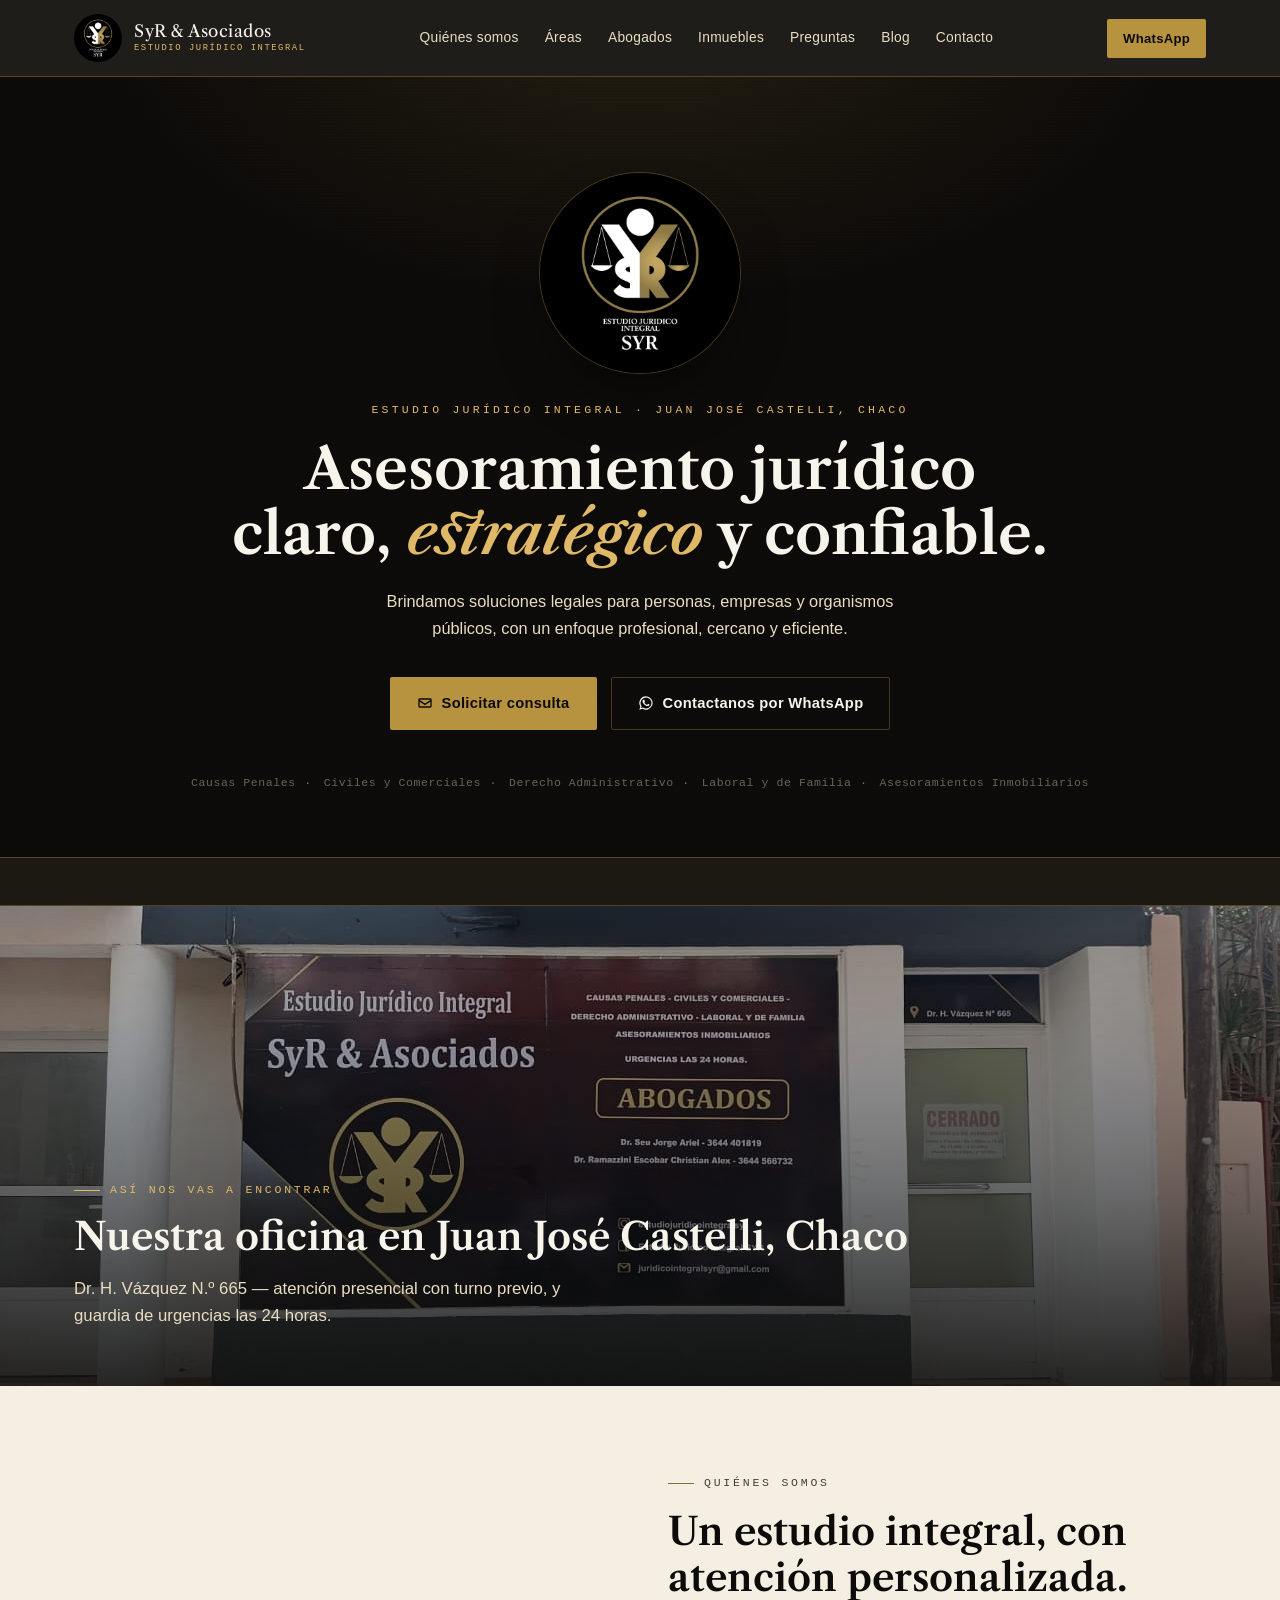
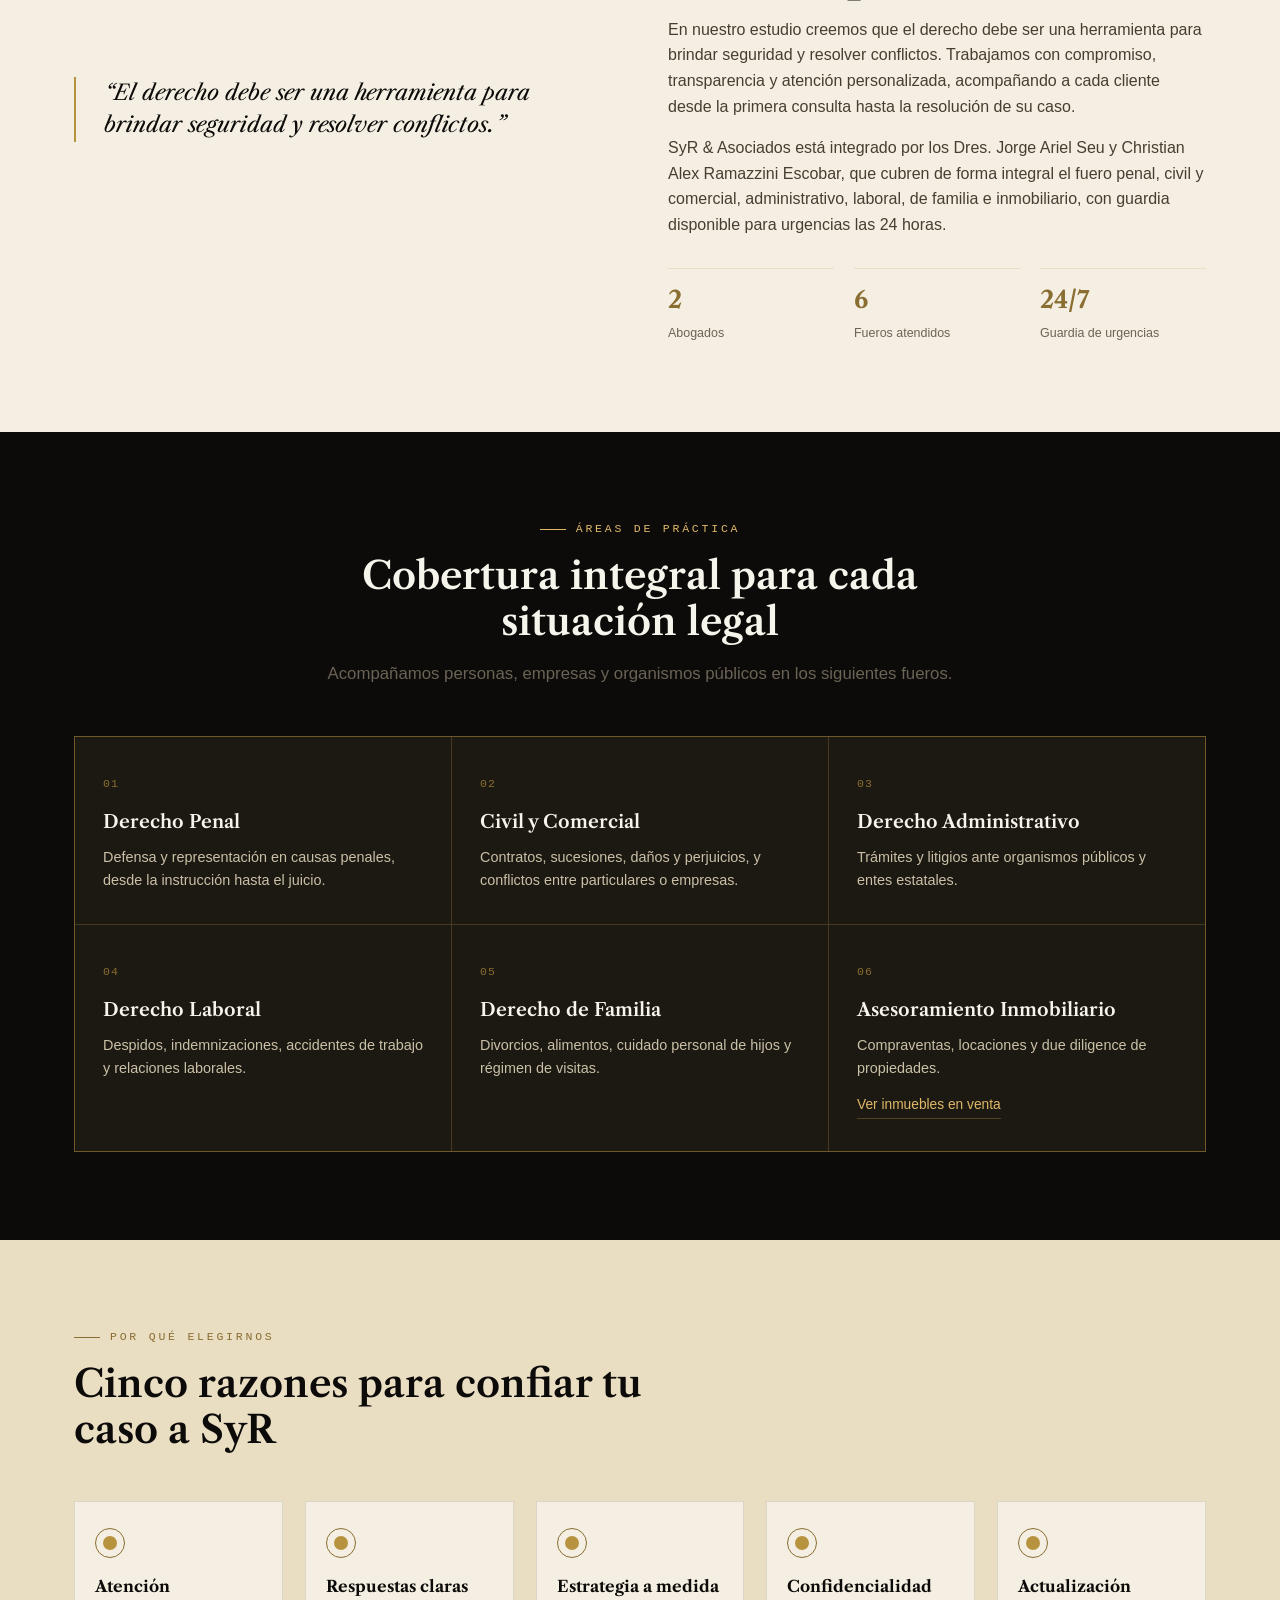
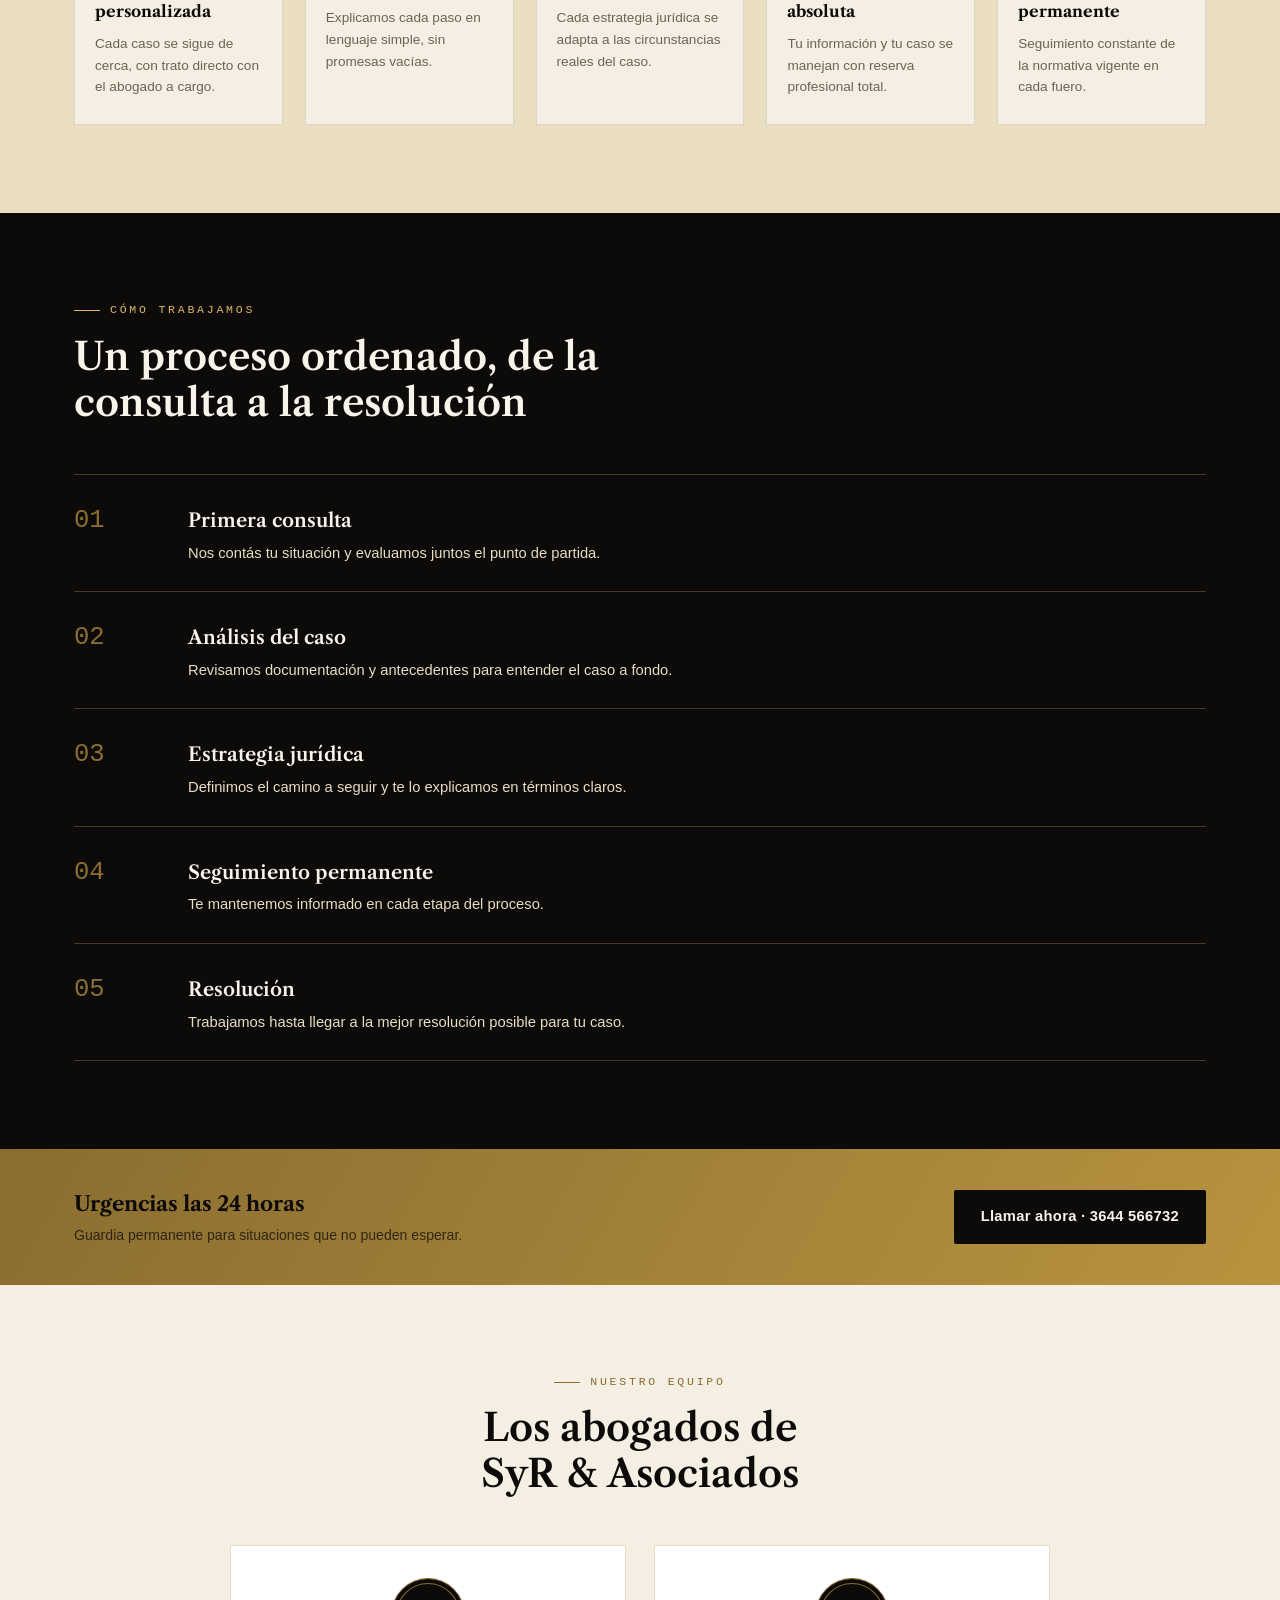
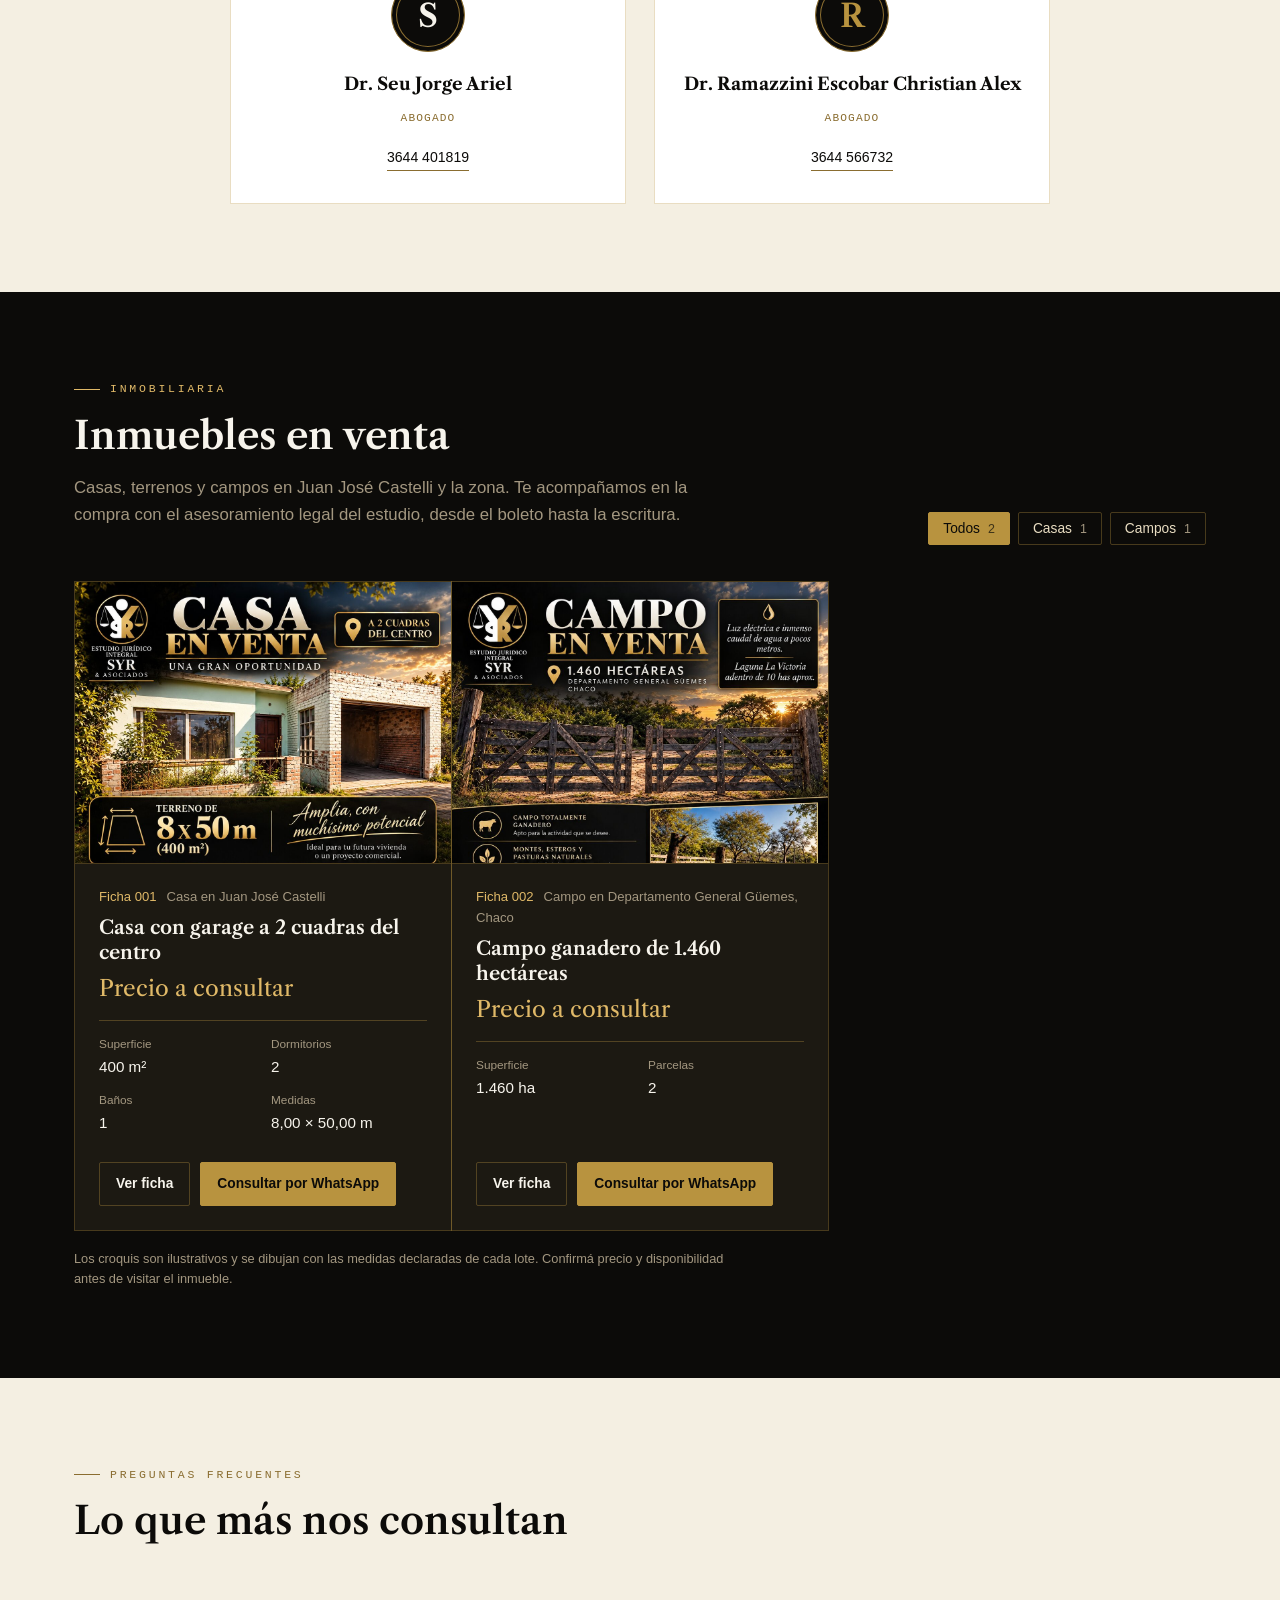
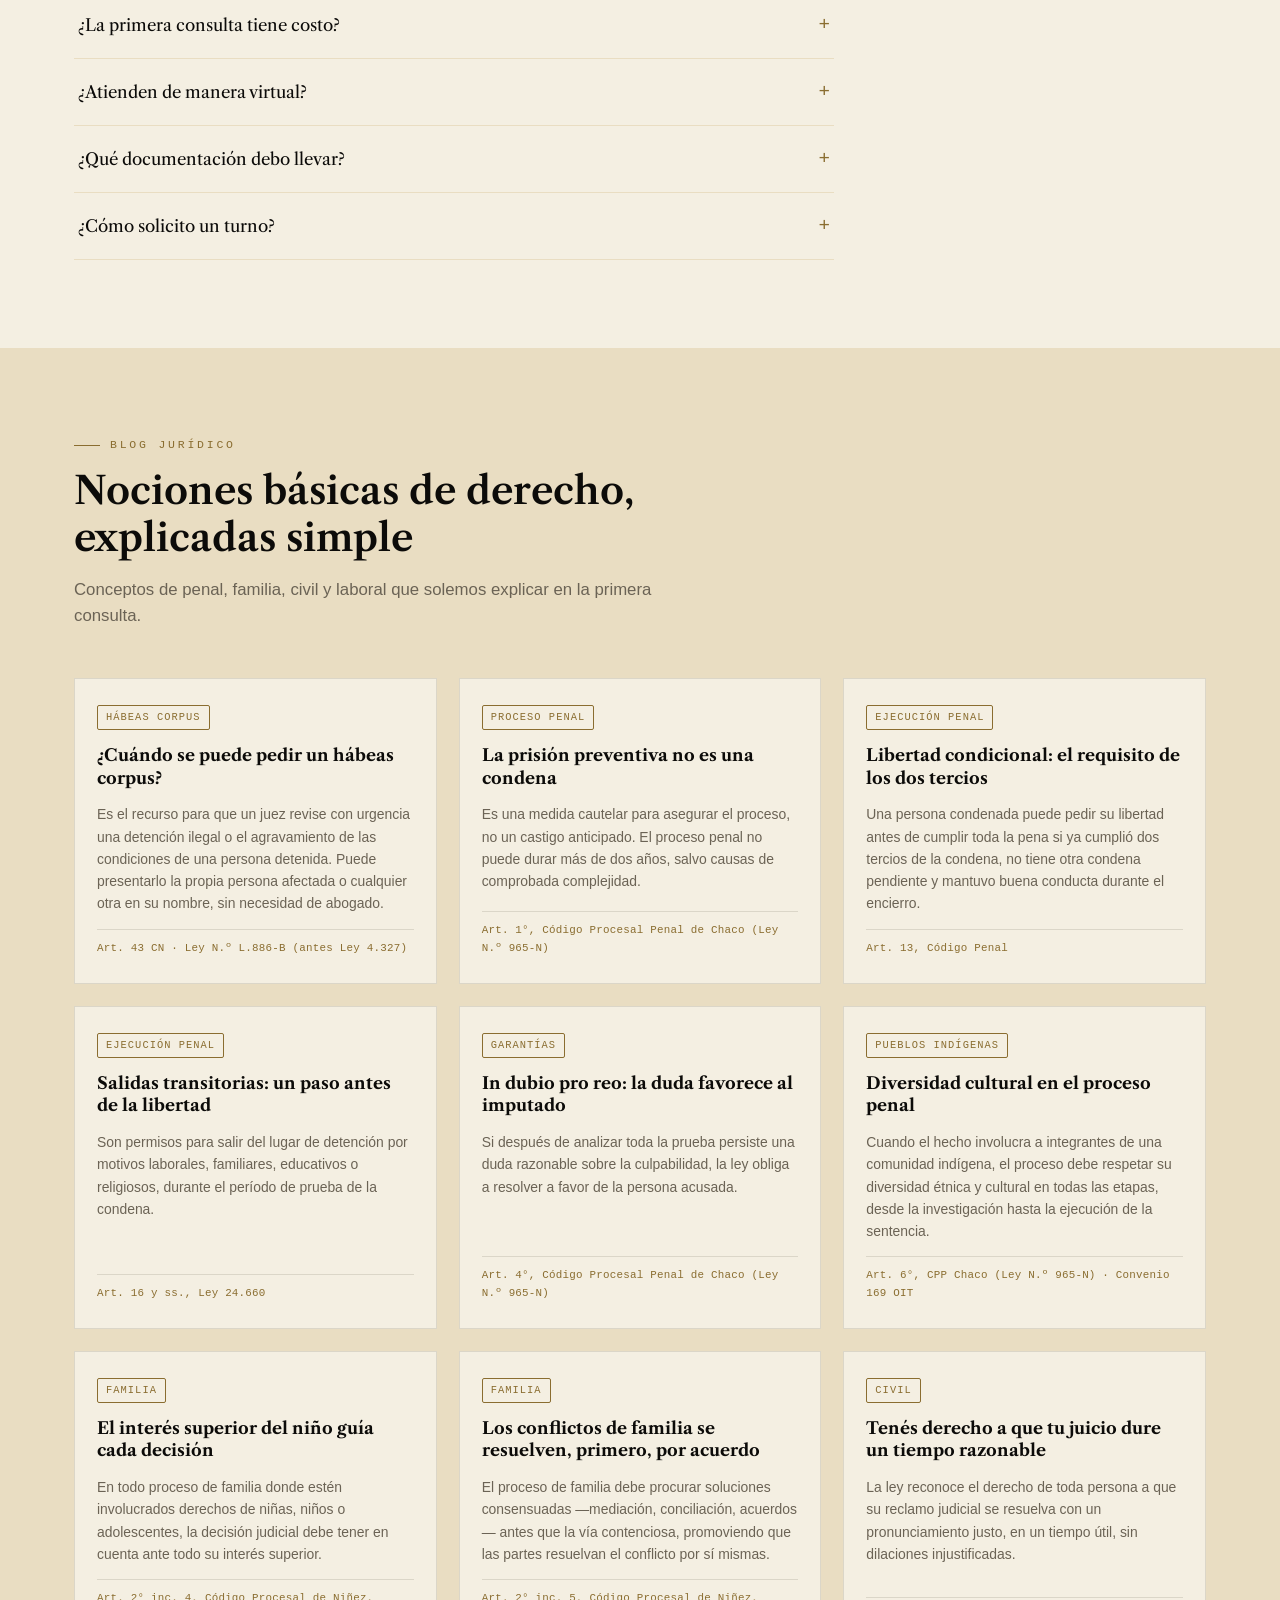
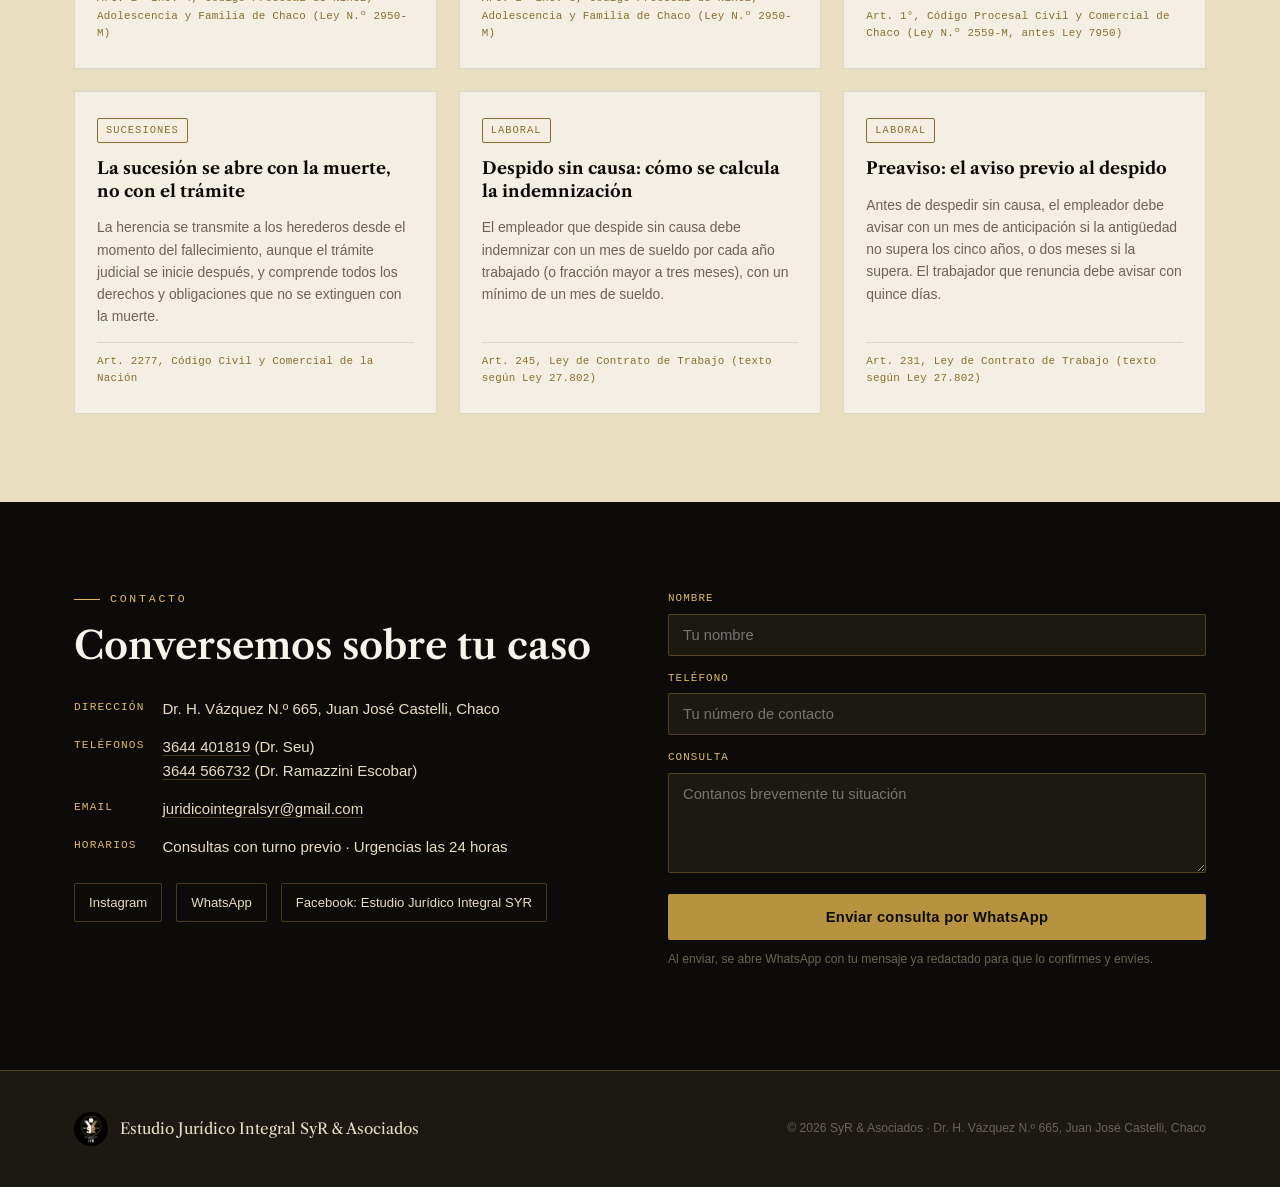
<file: index.html>
<!DOCTYPE html>
<html lang="es">
<head>
<meta charset="UTF-8">
<meta name="viewport" content="width=device-width, initial-scale=1.0">
<title>Estudio Jurídico Integral SyR & Asociados</title>
<meta name="description" content="Asesoramiento jurídico claro, estratégico y confiable — causas penales, civiles y comerciales, administrativo, laboral, familia e inmobiliario. Inmuebles en venta en Juan José Castelli y la zona. Urgencias las 24 horas.">
<link rel="icon" href="assets/logo.jpg">
<link rel="preconnect" href="https://fonts.googleapis.com">
<link rel="preconnect" href="https://fonts.gstatic.com" crossorigin>
<link rel="stylesheet" href="https://fonts.googleapis.com/css2?family=Libre+Caslon+Text:ital,wght@0,400;0,600;0,700;1,400&display=swap">
<link rel="stylesheet" href="css/style.css">

</head>
<body>
<header class="nav">
  <div class="nav-inner">
    <a class="brand" href="#inicio">
      <img src="assets/logo.jpg" alt="Isotipo Estudio Jurídico Integral SyR">
      <span class="brand-text">SyR &amp; Asociados<small>Estudio Jurídico Integral</small></span>
    </a>
    <nav class="links" id="site-navigation">
      <a href="#somos">Quiénes somos</a>
      <a href="#areas">Áreas</a>
      <a href="#abogados">Abogados</a>
      <a href="#inmuebles">Inmuebles</a>
      <a href="#faq">Preguntas</a>
      <a href="#blog">Blog</a>
      <a href="#contacto">Contacto</a>
    </nav>
    <button class="nav-toggle" type="button" aria-controls="site-navigation" aria-expanded="false" aria-label="Abrir menú">
      <svg viewBox="0 0 24 24" aria-hidden="true"><path d="M4 7h16M4 12h16M4 17h16"/></svg>
    </button>
    <a class="nav-cta" href="https://wa.me/5493644566732?text=Hola%2C%20quisiera%20hacer%20una%20consulta%20legal." target="_blank" rel="noopener">WhatsApp</a>
  </div>
</header>

<section class="hero" id="inicio">
  <div class="wrap">
    <div class="hero-seal">
      <img src="assets/logo.jpg" alt="Estudio Jurídico Integral SyR & Asociados">
    </div>
    <p class="eyebrow">Estudio Jurídico Integral · Juan José Castelli, Chaco</p>
    <h1 class="hero-title">Asesoramiento jurídico claro, <em>estratégico</em> y confiable.</h1>
    <p class="hero-sub">Brindamos soluciones legales para personas, empresas y organismos públicos, con un enfoque profesional, cercano y eficiente.</p>
    <div class="hero-actions">
      <a class="btn btn-solid" href="#contacto">
        <svg viewBox="0 0 24 24" fill="none" stroke="currentColor" stroke-width="2"><path d="M4 4h16v16H4z" opacity="0"/><path d="M3 8l9 6 9-6M4 6h16a1 1 0 011 1v10a1 1 0 01-1 1H4a1 1 0 01-1-1V7a1 1 0 011-1z"/></svg>
        Solicitar consulta
      </a>
      <a class="btn btn-outline" href="https://wa.me/5493644566732?text=Hola%2C%20quisiera%20hacer%20una%20consulta%20legal." target="_blank" rel="noopener">
        <svg viewBox="0 0 24 24" fill="currentColor"><path d="M17.5 14.4c-.3-.1-1.7-.8-1.9-.9-.3-.1-.4-.1-.6.1s-.7.9-.9 1.1-.3.2-.6.1a7.9 7.9 0 01-2.3-1.4 8.6 8.6 0 01-1.6-2c-.2-.3 0-.4.1-.6l.4-.5c.1-.1.2-.3.3-.4a.5.5 0 000-.5c-.1-.1-.6-1.5-.9-2-.2-.5-.4-.4-.6-.4h-.5a1 1 0 00-.7.3 3 3 0 00-.9 2.2c0 1.3.9 2.6 1.1 2.8s1.7 2.7 4.2 3.7a14 14 0 001.4.5 3.4 3.4 0 001.6.1c.5-.1 1.7-.7 1.9-1.3s.2-1.2.2-1.3-.2-.2-.5-.3z"/><path d="M12 2a10 10 0 00-8.5 15.3L2 22l4.8-1.4A10 10 0 1012 2zm0 18.2a8.2 8.2 0 01-4.2-1.2l-.3-.2-3 .8.8-2.9-.2-.3A8.2 8.2 0 1112 20.2z"/></svg>
        Contactanos por WhatsApp
      </a>
    </div>
    <div class="hero-areas">
      <span>Causas Penales</span>
      <span>Civiles y Comerciales</span>
      <span>Derecho Administrativo</span>
      <span>Laboral y de Familia</span>
      <span>Asesoramientos Inmobiliarios</span>
    </div>
  </div>
</section>

<div class="ticker-band" aria-hidden="true">
  <div class="ticker-track">
    <span>URGENCIAS LAS 24 HORAS</span>
    <span>DR. H. VÁZQUEZ N.º 665, J.J. CASTELLI</span>
    <span>CAUSAS PENALES</span>
    <span>CIVILES Y COMERCIALES</span>
    <span>DERECHO ADMINISTRATIVO</span>
    <span>LABORAL Y DE FAMILIA</span>
    <span>ASESORAMIENTOS INMOBILIARIOS</span>
    <span>INMUEBLES EN VENTA</span>
    <span>URGENCIAS LAS 24 HORAS</span>
    <span>DR. H. VÁZQUEZ N.º 665, J.J. CASTELLI</span>
    <span>CAUSAS PENALES</span>
    <span>CIVILES Y COMERCIALES</span>
    <span>DERECHO ADMINISTRATIVO</span>
    <span>LABORAL Y DE FAMILIA</span>
    <span>ASESORAMIENTOS INMOBILIARIOS</span>
    <span>INMUEBLES EN VENTA</span>
  </div>
</div>

<section class="office-banner">
  <div class="office-banner-media">
    <img src="assets/fachada.jpg" alt="Fachada del Estudio Jurídico Integral SyR & Asociados, en Dr. H. Vázquez N.º 665">
  </div>
  <div class="office-banner-caption">
    <p class="kicker">Así nos vas a encontrar</p>
    <h2>Nuestra oficina en Juan José Castelli, Chaco</h2>
    <p class="lead">Dr. H. Vázquez N.º 665 — atención presencial con turno previo, y guardia de urgencias las 24 horas.</p>
  </div>
</section>

<section class="somos" id="somos">
  <div class="wrap somos-grid">
    <div class="reveal">
      <p class="somos-quote">“El derecho debe ser una herramienta para brindar seguridad y resolver conflictos.”</p>
    </div>
    <div class="somos-copy reveal">
      <p class="kicker">Quiénes somos</p>
      <h2>Un estudio integral, con atención personalizada.</h2>
      <p style="margin-top:16px">En nuestro estudio creemos que el derecho debe ser una herramienta para brindar seguridad y resolver conflictos. Trabajamos con compromiso, transparencia y atención personalizada, acompañando a cada cliente desde la primera consulta hasta la resolución de su caso.</p>
      <p>SyR &amp; Asociados está integrado por los Dres. Jorge Ariel Seu y Christian Alex Ramazzini Escobar, que cubren de forma integral el fuero penal, civil y comercial, administrativo, laboral, de familia e inmobiliario, con guardia disponible para urgencias las 24 horas.</p>
      <div class="somos-stats">
        <div class="somos-stat"><b>2</b><span>Abogados</span></div>
        <div class="somos-stat"><b>6</b><span>Fueros atendidos</span></div>
        <div class="somos-stat"><b>24/7</b><span>Guardia de urgencias</span></div>
      </div>
    </div>
  </div>
</section>

<section class="areas" id="areas">
  <div class="wrap">
    <div class="section-head center reveal">
      <p class="kicker">Áreas de práctica</p>
      <h2>Cobertura integral para cada situación legal</h2>
      <p class="lead">Acompañamos personas, empresas y organismos públicos en los siguientes fueros.</p>
    </div>
    <div class="areas-grid reveal">
      <div class="area-card">
        <span class="area-num">01</span>
        <h3>Derecho Penal</h3>
        <p>Defensa y representación en causas penales, desde la instrucción hasta el juicio.</p>
      </div>
      <div class="area-card">
        <span class="area-num">02</span>
        <h3>Civil y Comercial</h3>
        <p>Contratos, sucesiones, daños y perjuicios, y conflictos entre particulares o empresas.</p>
      </div>
      <div class="area-card">
        <span class="area-num">03</span>
        <h3>Derecho Administrativo</h3>
        <p>Trámites y litigios ante organismos públicos y entes estatales.</p>
      </div>
      <div class="area-card">
        <span class="area-num">04</span>
        <h3>Derecho Laboral</h3>
        <p>Despidos, indemnizaciones, accidentes de trabajo y relaciones laborales.</p>
      </div>
      <div class="area-card">
        <span class="area-num">05</span>
        <h3>Derecho de Familia</h3>
        <p>Divorcios, alimentos, cuidado personal de hijos y régimen de visitas.</p>
      </div>
      <div class="area-card">
        <span class="area-num">06</span>
        <h3>Asesoramiento Inmobiliario</h3>
        <p>Compraventas, locaciones y due diligence de propiedades.</p>
        <a class="area-link" href="#inmuebles">Ver inmuebles en venta</a>
      </div>
    </div>
  </div>
</section>

<section class="why" id="porque">
  <div class="wrap">
    <div class="section-head reveal">
      <p class="kicker">Por qué elegirnos</p>
      <h2>Cinco razones para confiar tu caso a SyR</h2>
    </div>
    <div class="why-grid reveal">
      <div class="why-card"><div class="why-mark"></div><h3>Atención personalizada</h3><p>Cada caso se sigue de cerca, con trato directo con el abogado a cargo.</p></div>
      <div class="why-card"><div class="why-mark"></div><h3>Respuestas claras</h3><p>Explicamos cada paso en lenguaje simple, sin promesas vacías.</p></div>
      <div class="why-card"><div class="why-mark"></div><h3>Estrategia a medida</h3><p>Cada estrategia jurídica se adapta a las circunstancias reales del caso.</p></div>
      <div class="why-card"><div class="why-mark"></div><h3>Confidencialidad absoluta</h3><p>Tu información y tu caso se manejan con reserva profesional total.</p></div>
      <div class="why-card"><div class="why-mark"></div><h3>Actualización permanente</h3><p>Seguimiento constante de la normativa vigente en cada fuero.</p></div>
    </div>
  </div>
</section>

<section class="process" id="proceso">
  <div class="wrap">
    <div class="section-head reveal">
      <p class="kicker">Cómo trabajamos</p>
      <h2>Un proceso ordenado, de la consulta a la resolución</h2>
    </div>
    <div class="process-list reveal">
      <div class="process-item"><span class="pnum">01</span><div><h3>Primera consulta</h3><p>Nos contás tu situación y evaluamos juntos el punto de partida.</p></div></div>
      <div class="process-item"><span class="pnum">02</span><div><h3>Análisis del caso</h3><p>Revisamos documentación y antecedentes para entender el caso a fondo.</p></div></div>
      <div class="process-item"><span class="pnum">03</span><div><h3>Estrategia jurídica</h3><p>Definimos el camino a seguir y te lo explicamos en términos claros.</p></div></div>
      <div class="process-item"><span class="pnum">04</span><div><h3>Seguimiento permanente</h3><p>Te mantenemos informado en cada etapa del proceso.</p></div></div>
      <div class="process-item"><span class="pnum">05</span><div><h3>Resolución</h3><p>Trabajamos hasta llegar a la mejor resolución posible para tu caso.</p></div></div>
    </div>
  </div>
</section>

<div class="urgency">
  <div class="wrap urgency-inner">
    <div>
      <h3>Urgencias las 24 horas</h3>
      <p>Guardia permanente para situaciones que no pueden esperar.</p>
    </div>
    <a class="btn btn-solid" href="tel:+543644566732">Llamar ahora · 3644 566732</a>
  </div>
</div>

<section class="team" id="abogados">
  <div class="wrap">
    <div class="section-head center reveal">
      <p class="kicker">Nuestro equipo</p>
      <h2>Los abogados de SyR&nbsp;&amp;&nbsp;Asociados</h2>
    </div>
    <div class="team-grid reveal">
      <div class="team-card">
        <div class="team-badge team-badge-s" aria-hidden="true">S</div>
        <h3>Dr. Seu Jorge Ariel</h3>
        <p class="role">Abogado</p>
        <a class="tel" href="tel:+543644401819">3644 401819</a>
      </div>
      <div class="team-card">
        <div class="team-badge team-badge-r" aria-hidden="true">R</div>
        <h3>Dr. Ramazzini Escobar Christian Alex</h3>
        <p class="role">Abogado</p>
        <a class="tel" href="tel:+543644566732">3644 566732</a>
      </div>
    </div>
  </div>
</section>

<section class="inmuebles" id="inmuebles">
  <div class="wrap">
    <div class="inm-head reveal">
      <div class="section-head">
        <p class="kicker">Inmobiliaria</p>
        <h2>Inmuebles en venta</h2>
        <p class="lead">Casas, terrenos y campos en Juan José Castelli y la zona. Te acompañamos en la compra con el asesoramiento legal del estudio, desde el boleto hasta la escritura.</p>
      </div>
      <div class="inm-filters" id="inmFilters" role="group" aria-label="Filtrar por tipo de inmueble" hidden></div>
    </div>
    <p class="inm-notice" id="inmNotice" hidden>Vista de ejemplo: estos inmuebles son ficticios y solo muestran cómo se ve la sección.</p>
    <div class="inm-grid reveal" id="inmGrid"></div>
    <p class="sr-only" id="inmStatus" aria-live="polite"></p>
    <p class="inm-fine">Los croquis son ilustrativos y se dibujan con las medidas declaradas de cada lote. Confirmá precio y disponibilidad antes de visitar el inmueble.</p>
  </div>
</section>

<dialog class="ficha-dialog" id="fichaDialog" aria-labelledby="fichaTitle">
  <div class="ficha">
    <button class="ficha-close" type="button" aria-label="Cerrar ficha" autofocus>
      <svg viewBox="0 0 24 24" aria-hidden="true"><path d="M6 6l12 12M18 6L6 18"/></svg>
    </button>
    <div id="fichaBody"></div>
  </div>
</dialog>

<section class="faq" id="faq">
  <div class="wrap">
    <div class="section-head reveal">
      <p class="kicker">Preguntas frecuentes</p>
      <h2>Lo que más nos consultan</h2>
    </div>
    <div class="faq-list reveal">
      <div class="faq-item">
        <button class="faq-q" aria-expanded="false">¿La primera consulta tiene costo?<span class="faq-plus">+</span></button>
        <div class="faq-a"><p>La consulta inicial nos permite conocer tu caso y explicarte cómo podemos ayudarte. Escribinos y te confirmamos las condiciones según el tipo de trámite.</p></div>
      </div>
      <div class="faq-item">
        <button class="faq-q" aria-expanded="false">¿Atienden de manera virtual?<span class="faq-plus">+</span></button>
        <div class="faq-a"><p>Sí. Además de la atención presencial en nuestra oficina de Dr. H. Vázquez N.º 665, coordinamos consultas por teléfono, WhatsApp o videollamada.</p></div>
      </div>
      <div class="faq-item">
        <button class="faq-q" aria-expanded="false">¿Qué documentación debo llevar?<span class="faq-plus">+</span></button>
        <div class="faq-a"><p>Depende del tipo de caso. Como guía general, llevá tu DNI y toda la documentación relacionada (contratos, notificaciones, recibos, etc.). Te confirmamos el detalle al coordinar el turno.</p></div>
      </div>
      <div class="faq-item">
        <button class="faq-q" aria-expanded="false">¿Cómo solicito un turno?<span class="faq-plus">+</span></button>
        <div class="faq-a"><p>Podés escribirnos por WhatsApp, llamarnos a los teléfonos del estudio o enviarnos un correo a juridicointegralsyr@gmail.com. Coordinamos día y horario según disponibilidad.</p></div>
      </div>
    </div>
  </div>
</section>

<section class="blog" id="blog">
  <div class="wrap">
    <div class="section-head reveal">
      <p class="kicker">Blog jurídico</p>
      <h2>Nociones básicas de derecho, explicadas simple</h2>
      <p class="lead">Conceptos de penal, familia, civil y laboral que solemos explicar en la primera consulta.</p>
    </div>
    <div class="blog-grid reveal">
      <div class="blog-card">
        <span class="blog-tag">Hábeas corpus</span>
        <h3>¿Cuándo se puede pedir un hábeas corpus?</h3>
        <p>Es el recurso para que un juez revise con urgencia una detención ilegal o el agravamiento de las condiciones de una persona detenida. Puede presentarlo la propia persona afectada o cualquier otra en su nombre, sin necesidad de abogado.</p>
        <span class="blog-cite">Art. 43 CN · Ley N.º L.886-B (antes Ley 4.327)</span>
      </div>
      <div class="blog-card">
        <span class="blog-tag">Proceso penal</span>
        <h3>La prisión preventiva no es una condena</h3>
        <p>Es una medida cautelar para asegurar el proceso, no un castigo anticipado. El proceso penal no puede durar más de dos años, salvo causas de comprobada complejidad.</p>
        <span class="blog-cite">Art. 1°, Código Procesal Penal de Chaco (Ley N.º 965-N)</span>
      </div>
      <div class="blog-card">
        <span class="blog-tag">Ejecución penal</span>
        <h3>Libertad condicional: el requisito de los dos tercios</h3>
        <p>Una persona condenada puede pedir su libertad antes de cumplir toda la pena si ya cumplió dos tercios de la condena, no tiene otra condena pendiente y mantuvo buena conducta durante el encierro.</p>
        <span class="blog-cite">Art. 13, Código Penal</span>
      </div>
      <div class="blog-card">
        <span class="blog-tag">Ejecución penal</span>
        <h3>Salidas transitorias: un paso antes de la libertad</h3>
        <p>Son permisos para salir del lugar de detención por motivos laborales, familiares, educativos o religiosos, durante el período de prueba de la condena.</p>
        <span class="blog-cite">Art. 16 y ss., Ley 24.660</span>
      </div>
      <div class="blog-card">
        <span class="blog-tag">Garantías</span>
        <h3>In dubio pro reo: la duda favorece al imputado</h3>
        <p>Si después de analizar toda la prueba persiste una duda razonable sobre la culpabilidad, la ley obliga a resolver a favor de la persona acusada.</p>
        <span class="blog-cite">Art. 4°, Código Procesal Penal de Chaco (Ley N.º 965-N)</span>
      </div>
      <div class="blog-card">
        <span class="blog-tag">Pueblos indígenas</span>
        <h3>Diversidad cultural en el proceso penal</h3>
        <p>Cuando el hecho involucra a integrantes de una comunidad indígena, el proceso debe respetar su diversidad étnica y cultural en todas las etapas, desde la investigación hasta la ejecución de la sentencia.</p>
        <span class="blog-cite">Art. 6°, CPP Chaco (Ley N.º 965-N) · Convenio 169 OIT</span>
      </div>
      <div class="blog-card">
        <span class="blog-tag">Familia</span>
        <h3>El interés superior del niño guía cada decisión</h3>
        <p>En todo proceso de familia donde estén involucrados derechos de niñas, niños o adolescentes, la decisión judicial debe tener en cuenta ante todo su interés superior.</p>
        <span class="blog-cite">Art. 2° inc. 4, Código Procesal de Niñez, Adolescencia y Familia de Chaco (Ley N.º 2950-M)</span>
      </div>
      <div class="blog-card">
        <span class="blog-tag">Familia</span>
        <h3>Los conflictos de familia se resuelven, primero, por acuerdo</h3>
        <p>El proceso de familia debe procurar soluciones consensuadas —mediación, conciliación, acuerdos— antes que la vía contenciosa, promoviendo que las partes resuelvan el conflicto por sí mismas.</p>
        <span class="blog-cite">Art. 2° inc. 5, Código Procesal de Niñez, Adolescencia y Familia de Chaco (Ley N.º 2950-M)</span>
      </div>
      <div class="blog-card">
        <span class="blog-tag">Civil</span>
        <h3>Tenés derecho a que tu juicio dure un tiempo razonable</h3>
        <p>La ley reconoce el derecho de toda persona a que su reclamo judicial se resuelva con un pronunciamiento justo, en un tiempo útil, sin dilaciones injustificadas.</p>
        <span class="blog-cite">Art. 1°, Código Procesal Civil y Comercial de Chaco (Ley N.º 2559-M, antes Ley 7950)</span>
      </div>
      <div class="blog-card">
        <span class="blog-tag">Sucesiones</span>
        <h3>La sucesión se abre con la muerte, no con el trámite</h3>
        <p>La herencia se transmite a los herederos desde el momento del fallecimiento, aunque el trámite judicial se inicie después, y comprende todos los derechos y obligaciones que no se extinguen con la muerte.</p>
        <span class="blog-cite">Art. 2277, Código Civil y Comercial de la Nación</span>
      </div>
      <div class="blog-card">
        <span class="blog-tag">Laboral</span>
        <h3>Despido sin causa: cómo se calcula la indemnización</h3>
        <p>El empleador que despide sin causa debe indemnizar con un mes de sueldo por cada año trabajado (o fracción mayor a tres meses), con un mínimo de un mes de sueldo.</p>
        <span class="blog-cite">Art. 245, Ley de Contrato de Trabajo (texto según Ley 27.802)</span>
      </div>
      <div class="blog-card">
        <span class="blog-tag">Laboral</span>
        <h3>Preaviso: el aviso previo al despido</h3>
        <p>Antes de despedir sin causa, el empleador debe avisar con un mes de anticipación si la antigüedad no supera los cinco años, o dos meses si la supera. El trabajador que renuncia debe avisar con quince días.</p>
        <span class="blog-cite">Art. 231, Ley de Contrato de Trabajo (texto según Ley 27.802)</span>
      </div>
    </div>
  </div>
</section>

<section class="contact" id="contacto">
  <div class="wrap contact-grid">
    <div class="contact-info reveal">
      <p class="kicker">Contacto</p>
      <h2>Conversemos sobre tu caso</h2>
      <dl style="margin-top:28px">
        <dt>Dirección</dt><dd>Dr. H. Vázquez N.º 665, Juan José Castelli, Chaco</dd>
        <dt>Teléfonos</dt><dd><a href="tel:+543644401819">3644 401819</a> (Dr. Seu)<br><a href="tel:+543644566732">3644 566732</a> (Dr. Ramazzini Escobar)</dd>
        <dt>Email</dt><dd><a href="mailto:juridicointegralsyr@gmail.com">juridicointegralsyr@gmail.com</a></dd>
        <dt>Horarios</dt><dd>Consultas con turno previo · Urgencias las 24 horas</dd>
      </dl>
      <div class="social-row">
        <a href="https://instagram.com/estudiojuridicointegralsyr" target="_blank" rel="noopener">Instagram</a>
        <a href="https://wa.me/5493644566732" target="_blank" rel="noopener">WhatsApp</a>
        <span style="border:1px solid var(--hair);border-radius:2px;padding:8px 14px;font-size:0.82rem;color:var(--parchment-2);">Facebook: Estudio Jurídico Integral SYR</span>
      </div>
    </div>
    <div class="reveal">
      <form class="contact-form" id="contactForm">
        <div>
          <label for="cf-name">Nombre</label>
          <input id="cf-name" type="text" placeholder="Tu nombre" required>
        </div>
        <div>
          <label for="cf-phone">Teléfono</label>
          <input id="cf-phone" type="tel" placeholder="Tu número de contacto">
        </div>
        <div>
          <label for="cf-msg">Consulta</label>
          <textarea id="cf-msg" placeholder="Contanos brevemente tu situación" required></textarea>
        </div>
        <button type="submit" class="btn btn-solid" style="justify-content:center">Enviar consulta por WhatsApp</button>
        <p class="form-note">Al enviar, se abre WhatsApp con tu mensaje ya redactado para que lo confirmes y envíes.</p>
      </form>
    </div>
  </div>
</section>

<footer>
  <div class="wrap footer-inner">
    <div class="footer-brand">
      <img src="assets/logo.jpg" alt="Isotipo SyR">
      <span>Estudio Jurídico Integral SyR &amp; Asociados</span>
    </div>
    <p class="fine">© 2026 SyR &amp; Asociados · Dr. H. Vázquez N.º 665, Juan José Castelli, Chaco</p>
  </div>
</footer>

<script src="js/inmuebles.js"></script>
<script src="js/script.js"></script>
</body>
</html>
</file>
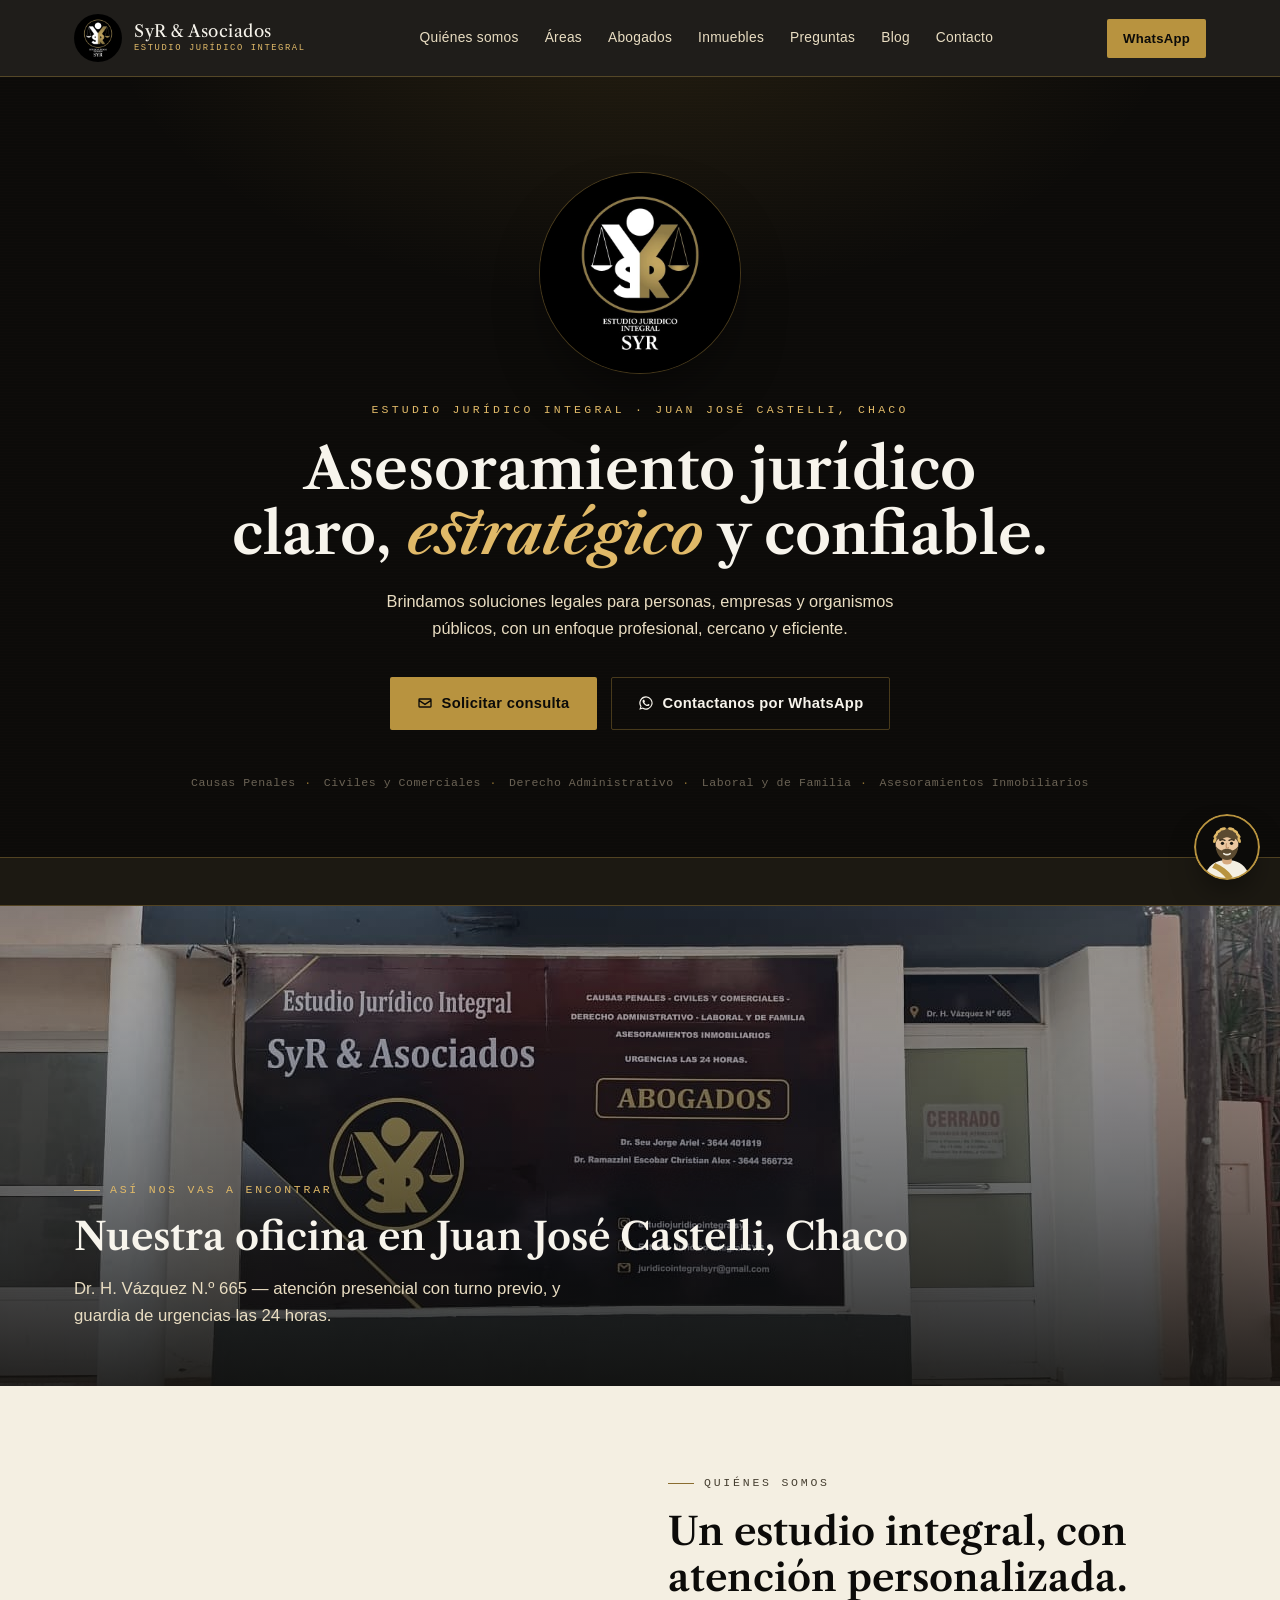
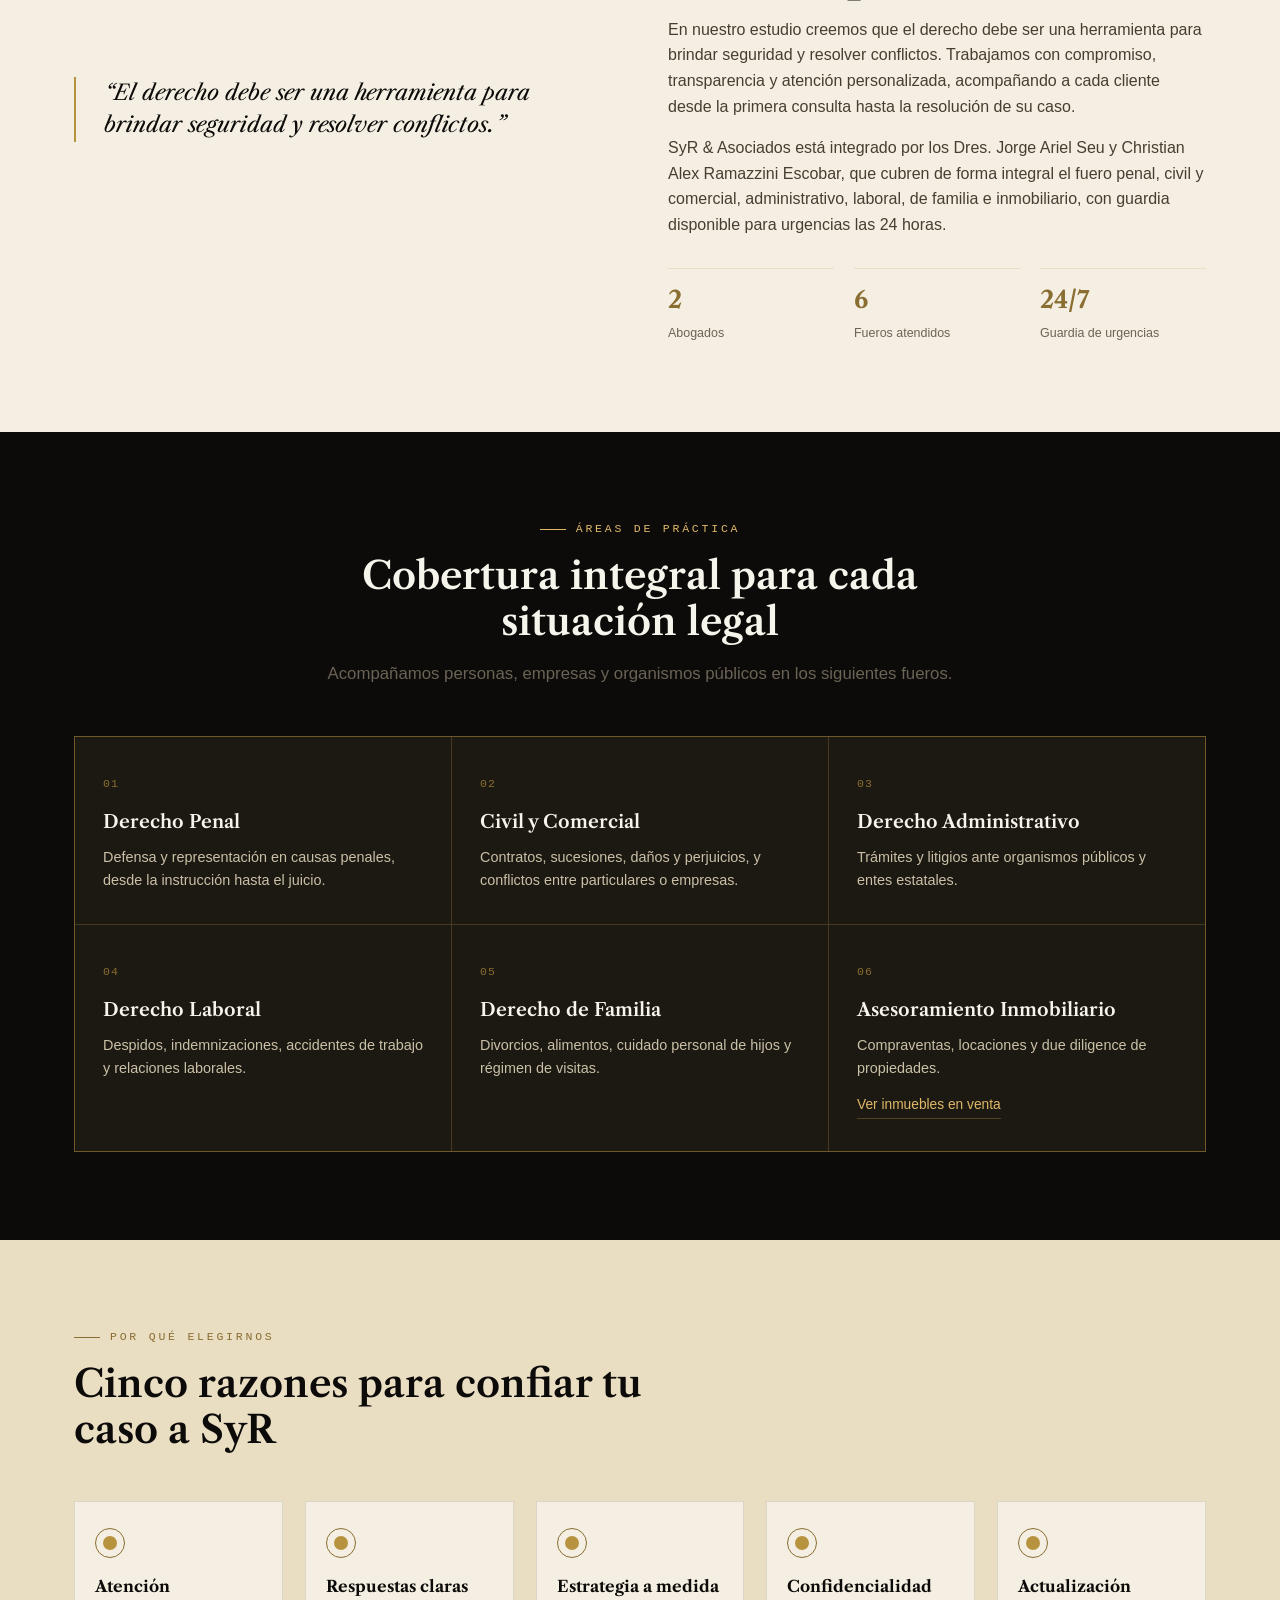
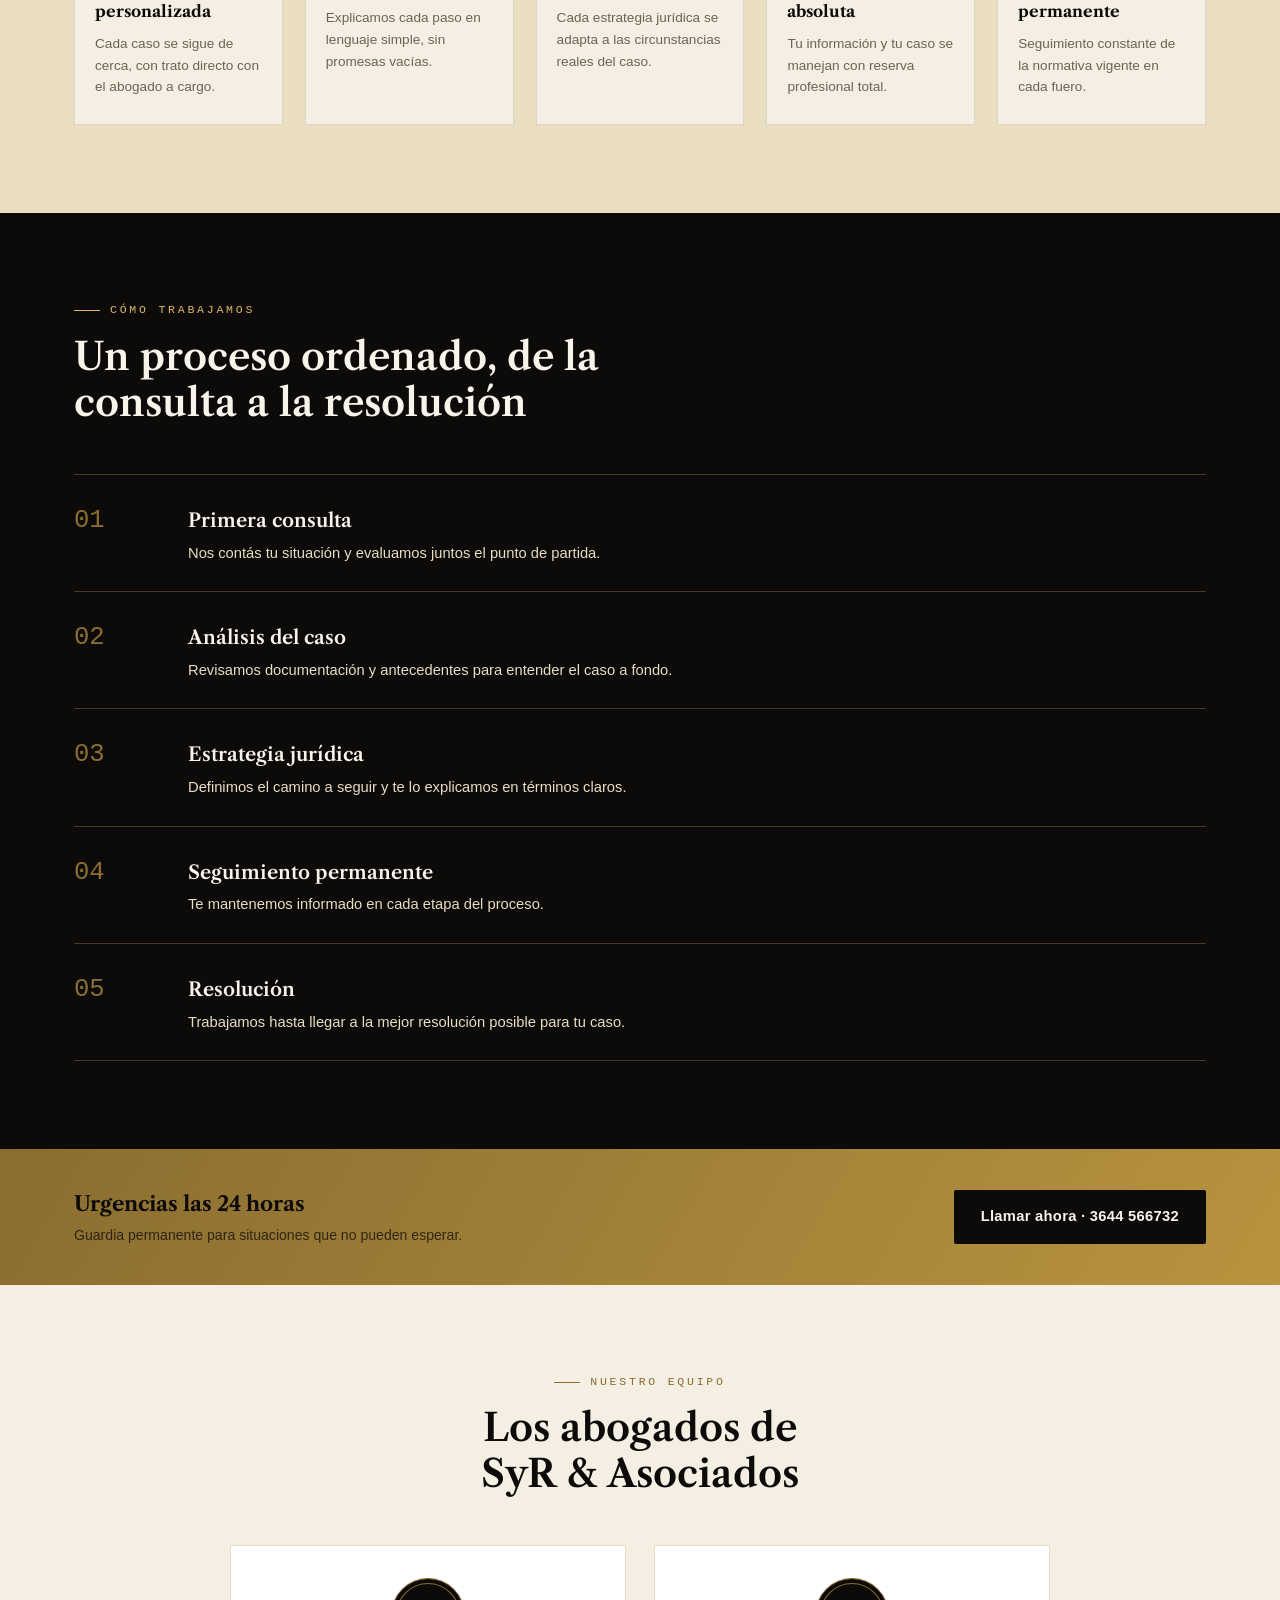
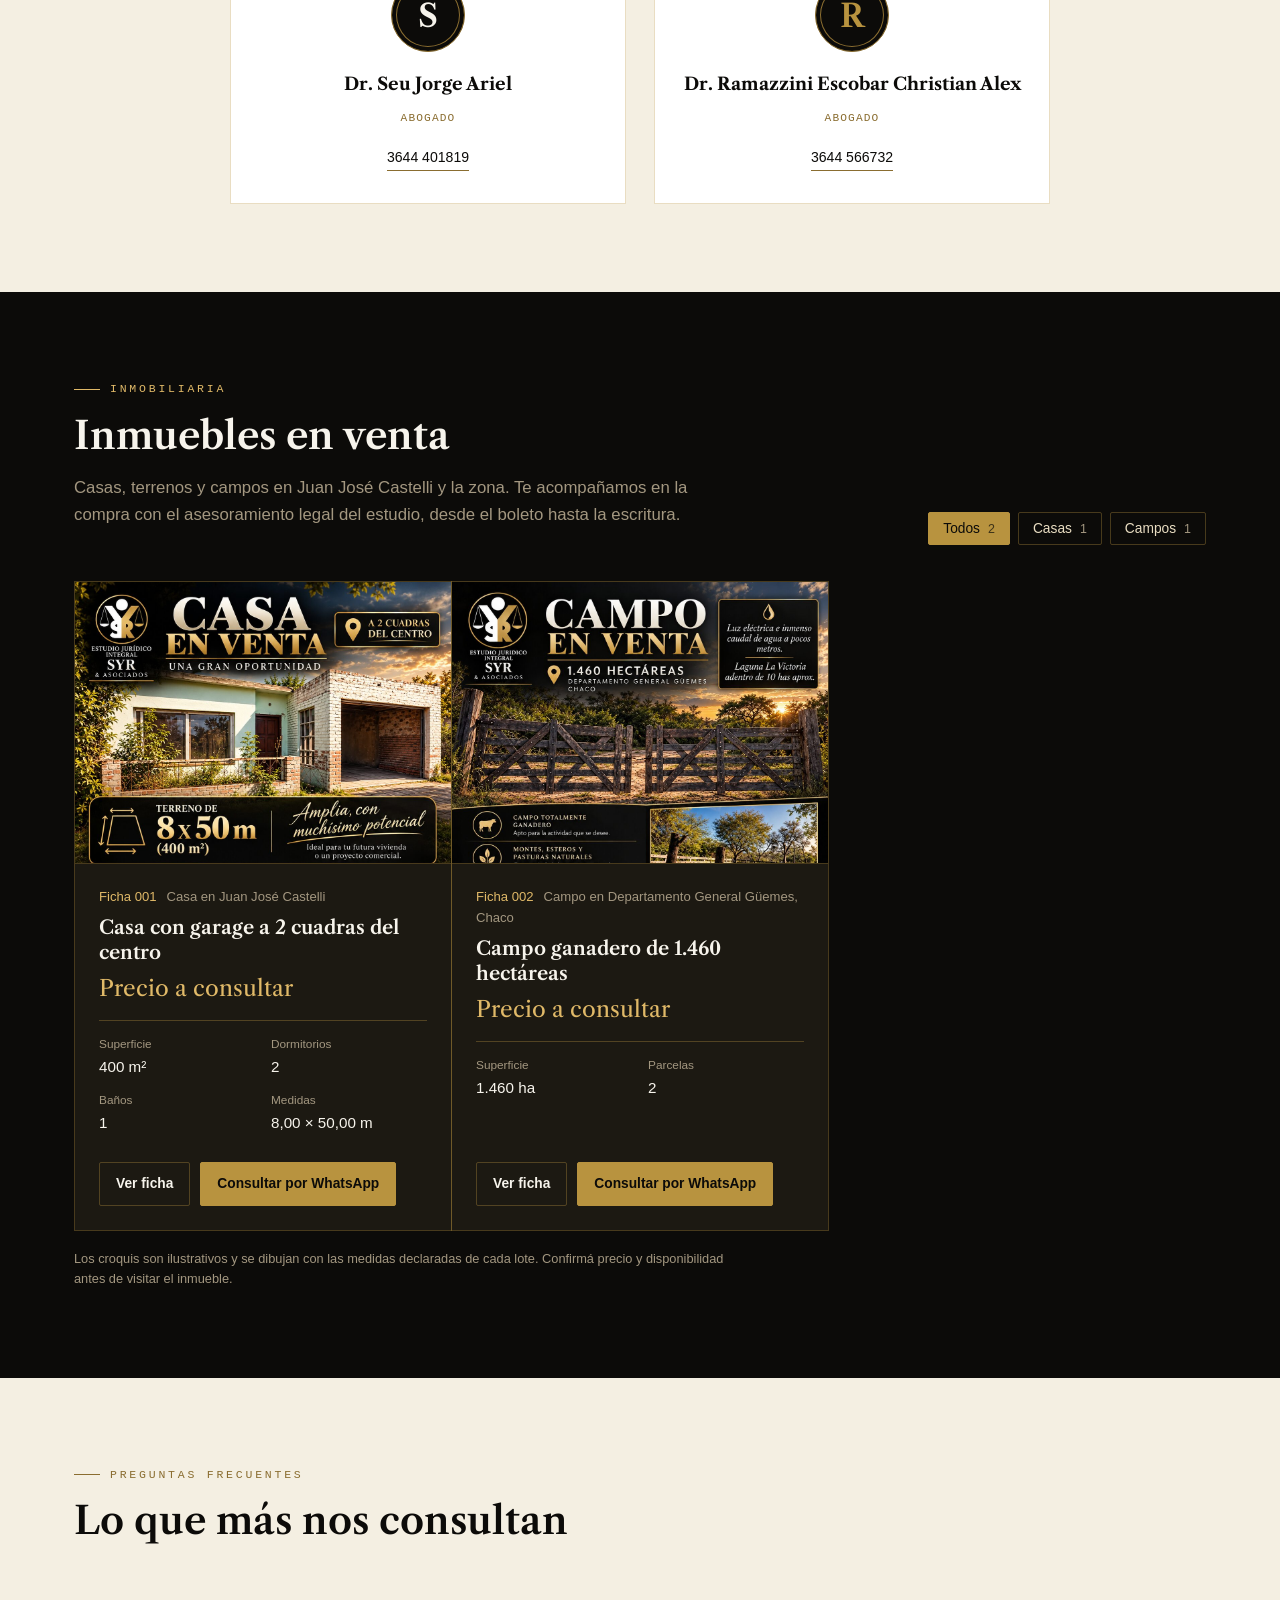
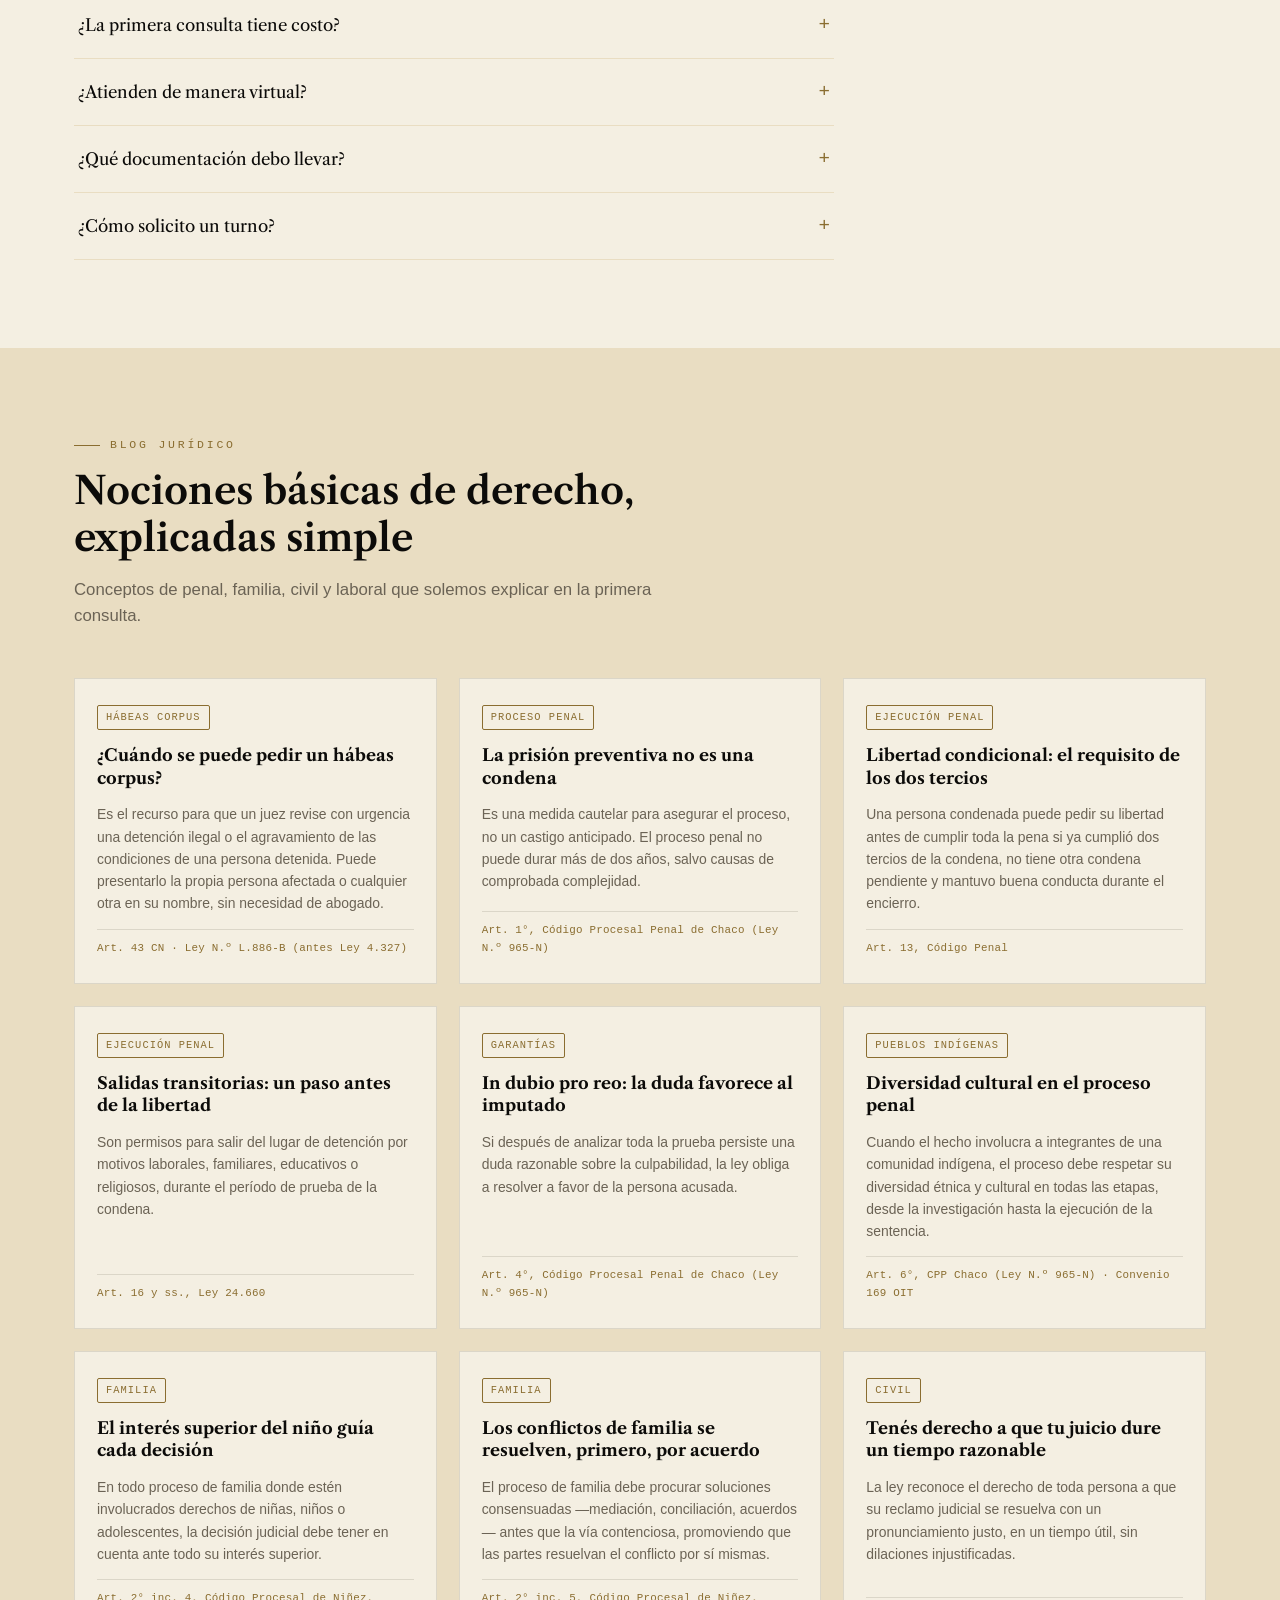
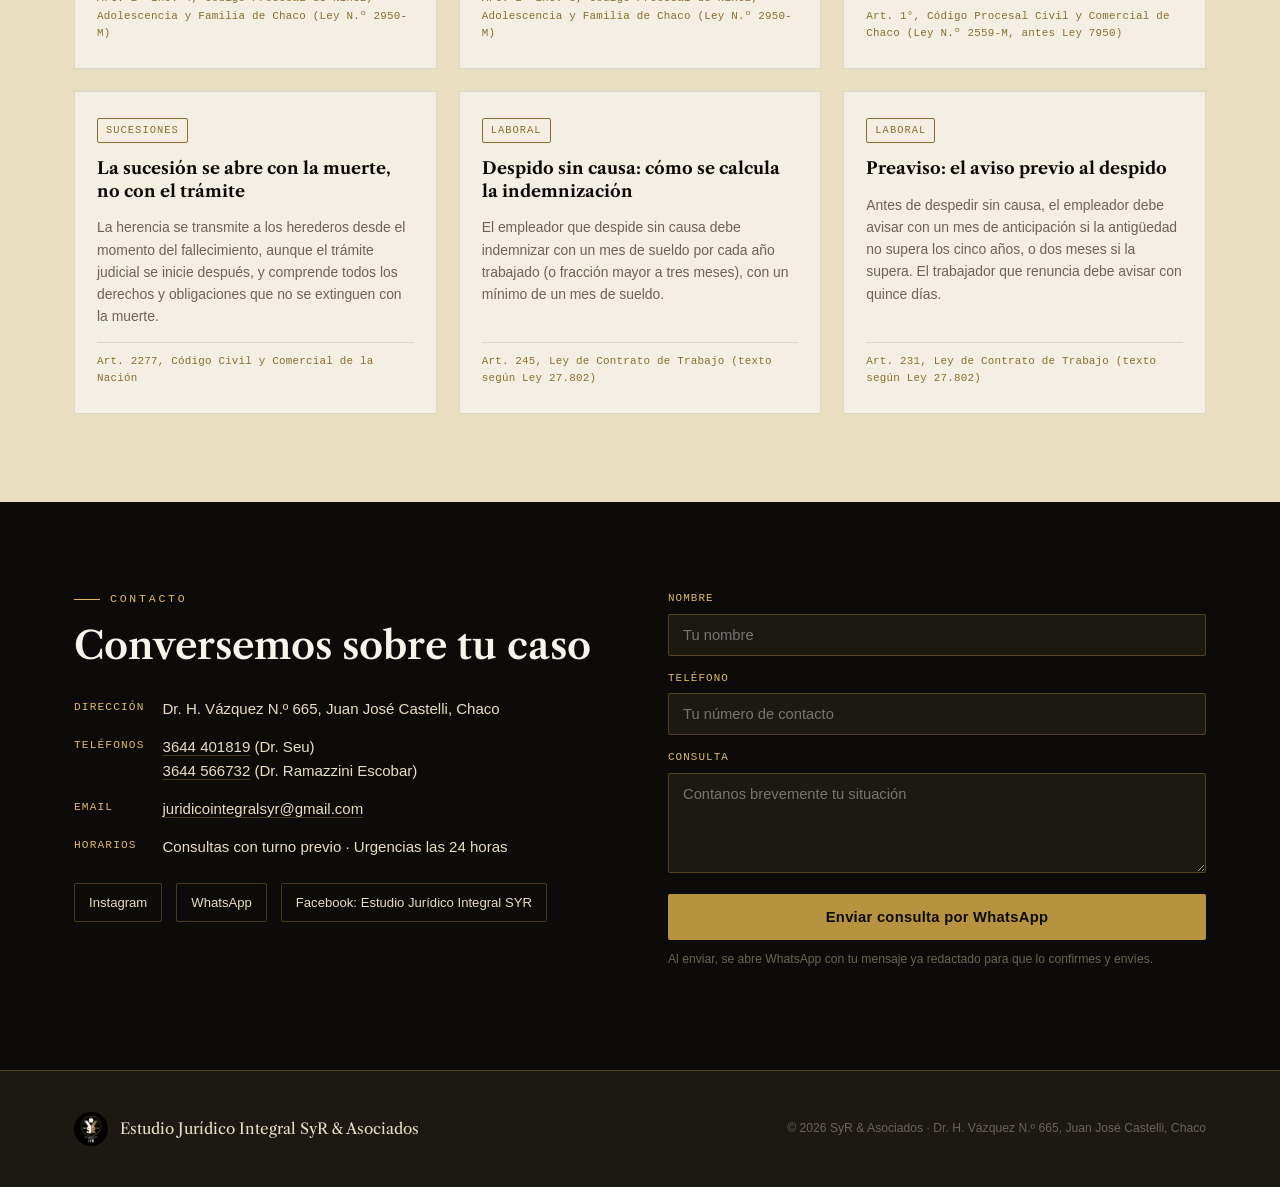
<file: public/index.html>
<!DOCTYPE html>
<html lang="es">
<head>
<meta charset="UTF-8">
<meta name="viewport" content="width=device-width, initial-scale=1.0">
<title>Estudio Jurídico Integral SyR & Asociados</title>
<meta name="description" content="Asesoramiento jurídico claro, estratégico y confiable — causas penales, civiles y comerciales, administrativo, laboral, familia e inmobiliario. Inmuebles en venta en Juan José Castelli y la zona. Urgencias las 24 horas.">
<link rel="icon" href="assets/logo.jpg">
<link rel="preconnect" href="https://fonts.googleapis.com">
<link rel="preconnect" href="https://fonts.gstatic.com" crossorigin>
<link rel="stylesheet" href="https://fonts.googleapis.com/css2?family=Libre+Caslon+Text:ital,wght@0,400;0,600;0,700;1,400&display=swap">
<link rel="stylesheet" href="css/style.css">

</head>
<body>
<header class="nav">
  <div class="nav-inner">
    <a class="brand" href="#inicio">
      <img src="assets/logo.jpg" alt="Isotipo Estudio Jurídico Integral SyR">
      <span class="brand-text">SyR &amp; Asociados<small>Estudio Jurídico Integral</small></span>
    </a>
    <nav class="links" id="site-navigation">
      <a href="#somos">Quiénes somos</a>
      <a href="#areas">Áreas</a>
      <a href="#abogados">Abogados</a>
      <a href="#inmuebles">Inmuebles</a>
      <a href="#faq">Preguntas</a>
      <a href="#blog">Blog</a>
      <a href="#contacto">Contacto</a>
    </nav>
    <button class="nav-toggle" type="button" aria-controls="site-navigation" aria-expanded="false" aria-label="Abrir menú">
      <svg viewBox="0 0 24 24" aria-hidden="true"><path d="M4 7h16M4 12h16M4 17h16"/></svg>
    </button>
    <a class="nav-cta" href="https://wa.me/5493644566732?text=Hola%2C%20quisiera%20hacer%20una%20consulta%20legal." target="_blank" rel="noopener">WhatsApp</a>
  </div>
</header>

<section class="hero" id="inicio">
  <div class="wrap">
    <div class="hero-seal">
      <img src="assets/logo.jpg" alt="Estudio Jurídico Integral SyR & Asociados">
    </div>
    <p class="eyebrow">Estudio Jurídico Integral · Juan José Castelli, Chaco</p>
    <h1 class="hero-title">Asesoramiento jurídico claro, <em>estratégico</em> y confiable.</h1>
    <p class="hero-sub">Brindamos soluciones legales para personas, empresas y organismos públicos, con un enfoque profesional, cercano y eficiente.</p>
    <div class="hero-actions">
      <a class="btn btn-solid" href="#contacto">
        <svg viewBox="0 0 24 24" fill="none" stroke="currentColor" stroke-width="2"><path d="M4 4h16v16H4z" opacity="0"/><path d="M3 8l9 6 9-6M4 6h16a1 1 0 011 1v10a1 1 0 01-1 1H4a1 1 0 01-1-1V7a1 1 0 011-1z"/></svg>
        Solicitar consulta
      </a>
      <a class="btn btn-outline" href="https://wa.me/5493644566732?text=Hola%2C%20quisiera%20hacer%20una%20consulta%20legal." target="_blank" rel="noopener">
        <svg viewBox="0 0 24 24" fill="currentColor"><path d="M17.5 14.4c-.3-.1-1.7-.8-1.9-.9-.3-.1-.4-.1-.6.1s-.7.9-.9 1.1-.3.2-.6.1a7.9 7.9 0 01-2.3-1.4 8.6 8.6 0 01-1.6-2c-.2-.3 0-.4.1-.6l.4-.5c.1-.1.2-.3.3-.4a.5.5 0 000-.5c-.1-.1-.6-1.5-.9-2-.2-.5-.4-.4-.6-.4h-.5a1 1 0 00-.7.3 3 3 0 00-.9 2.2c0 1.3.9 2.6 1.1 2.8s1.7 2.7 4.2 3.7a14 14 0 001.4.5 3.4 3.4 0 001.6.1c.5-.1 1.7-.7 1.9-1.3s.2-1.2.2-1.3-.2-.2-.5-.3z"/><path d="M12 2a10 10 0 00-8.5 15.3L2 22l4.8-1.4A10 10 0 1012 2zm0 18.2a8.2 8.2 0 01-4.2-1.2l-.3-.2-3 .8.8-2.9-.2-.3A8.2 8.2 0 1112 20.2z"/></svg>
        Contactanos por WhatsApp
      </a>
    </div>
    <div class="hero-areas">
      <span>Causas Penales</span>
      <span>Civiles y Comerciales</span>
      <span>Derecho Administrativo</span>
      <span>Laboral y de Familia</span>
      <span>Asesoramientos Inmobiliarios</span>
    </div>
  </div>
</section>

<div class="ticker-band" aria-hidden="true">
  <div class="ticker-track">
    <span>URGENCIAS LAS 24 HORAS</span>
    <span>DR. H. VÁZQUEZ N.º 665, J.J. CASTELLI</span>
    <span>CAUSAS PENALES</span>
    <span>CIVILES Y COMERCIALES</span>
    <span>DERECHO ADMINISTRATIVO</span>
    <span>LABORAL Y DE FAMILIA</span>
    <span>ASESORAMIENTOS INMOBILIARIOS</span>
    <span>INMUEBLES EN VENTA</span>
    <span>URGENCIAS LAS 24 HORAS</span>
    <span>DR. H. VÁZQUEZ N.º 665, J.J. CASTELLI</span>
    <span>CAUSAS PENALES</span>
    <span>CIVILES Y COMERCIALES</span>
    <span>DERECHO ADMINISTRATIVO</span>
    <span>LABORAL Y DE FAMILIA</span>
    <span>ASESORAMIENTOS INMOBILIARIOS</span>
    <span>INMUEBLES EN VENTA</span>
  </div>
</div>

<section class="office-banner">
  <div class="office-banner-media">
    <img src="assets/fachada.jpg" alt="Fachada del Estudio Jurídico Integral SyR & Asociados, en Dr. H. Vázquez N.º 665">
  </div>
  <div class="office-banner-caption">
    <p class="kicker">Así nos vas a encontrar</p>
    <h2>Nuestra oficina en Juan José Castelli, Chaco</h2>
    <p class="lead">Dr. H. Vázquez N.º 665 — atención presencial con turno previo, y guardia de urgencias las 24 horas.</p>
  </div>
</section>

<section class="somos" id="somos">
  <div class="wrap somos-grid">
    <div class="reveal">
      <p class="somos-quote">“El derecho debe ser una herramienta para brindar seguridad y resolver conflictos.”</p>
    </div>
    <div class="somos-copy reveal">
      <p class="kicker">Quiénes somos</p>
      <h2>Un estudio integral, con atención personalizada.</h2>
      <p style="margin-top:16px">En nuestro estudio creemos que el derecho debe ser una herramienta para brindar seguridad y resolver conflictos. Trabajamos con compromiso, transparencia y atención personalizada, acompañando a cada cliente desde la primera consulta hasta la resolución de su caso.</p>
      <p>SyR &amp; Asociados está integrado por los Dres. Jorge Ariel Seu y Christian Alex Ramazzini Escobar, que cubren de forma integral el fuero penal, civil y comercial, administrativo, laboral, de familia e inmobiliario, con guardia disponible para urgencias las 24 horas.</p>
      <div class="somos-stats">
        <div class="somos-stat"><b>2</b><span>Abogados</span></div>
        <div class="somos-stat"><b>6</b><span>Fueros atendidos</span></div>
        <div class="somos-stat"><b>24/7</b><span>Guardia de urgencias</span></div>
      </div>
    </div>
  </div>
</section>

<section class="areas" id="areas">
  <div class="wrap">
    <div class="section-head center reveal">
      <p class="kicker">Áreas de práctica</p>
      <h2>Cobertura integral para cada situación legal</h2>
      <p class="lead">Acompañamos personas, empresas y organismos públicos en los siguientes fueros.</p>
    </div>
    <div class="areas-grid reveal">
      <div class="area-card">
        <span class="area-num">01</span>
        <h3>Derecho Penal</h3>
        <p>Defensa y representación en causas penales, desde la instrucción hasta el juicio.</p>
      </div>
      <div class="area-card">
        <span class="area-num">02</span>
        <h3>Civil y Comercial</h3>
        <p>Contratos, sucesiones, daños y perjuicios, y conflictos entre particulares o empresas.</p>
      </div>
      <div class="area-card">
        <span class="area-num">03</span>
        <h3>Derecho Administrativo</h3>
        <p>Trámites y litigios ante organismos públicos y entes estatales.</p>
      </div>
      <div class="area-card">
        <span class="area-num">04</span>
        <h3>Derecho Laboral</h3>
        <p>Despidos, indemnizaciones, accidentes de trabajo y relaciones laborales.</p>
      </div>
      <div class="area-card">
        <span class="area-num">05</span>
        <h3>Derecho de Familia</h3>
        <p>Divorcios, alimentos, cuidado personal de hijos y régimen de visitas.</p>
      </div>
      <div class="area-card">
        <span class="area-num">06</span>
        <h3>Asesoramiento Inmobiliario</h3>
        <p>Compraventas, locaciones y due diligence de propiedades.</p>
        <a class="area-link" href="#inmuebles">Ver inmuebles en venta</a>
      </div>
    </div>
  </div>
</section>

<section class="why" id="porque">
  <div class="wrap">
    <div class="section-head reveal">
      <p class="kicker">Por qué elegirnos</p>
      <h2>Cinco razones para confiar tu caso a SyR</h2>
    </div>
    <div class="why-grid reveal">
      <div class="why-card"><div class="why-mark"></div><h3>Atención personalizada</h3><p>Cada caso se sigue de cerca, con trato directo con el abogado a cargo.</p></div>
      <div class="why-card"><div class="why-mark"></div><h3>Respuestas claras</h3><p>Explicamos cada paso en lenguaje simple, sin promesas vacías.</p></div>
      <div class="why-card"><div class="why-mark"></div><h3>Estrategia a medida</h3><p>Cada estrategia jurídica se adapta a las circunstancias reales del caso.</p></div>
      <div class="why-card"><div class="why-mark"></div><h3>Confidencialidad absoluta</h3><p>Tu información y tu caso se manejan con reserva profesional total.</p></div>
      <div class="why-card"><div class="why-mark"></div><h3>Actualización permanente</h3><p>Seguimiento constante de la normativa vigente en cada fuero.</p></div>
    </div>
  </div>
</section>

<section class="process" id="proceso">
  <div class="wrap">
    <div class="section-head reveal">
      <p class="kicker">Cómo trabajamos</p>
      <h2>Un proceso ordenado, de la consulta a la resolución</h2>
    </div>
    <div class="process-list reveal">
      <div class="process-item"><span class="pnum">01</span><div><h3>Primera consulta</h3><p>Nos contás tu situación y evaluamos juntos el punto de partida.</p></div></div>
      <div class="process-item"><span class="pnum">02</span><div><h3>Análisis del caso</h3><p>Revisamos documentación y antecedentes para entender el caso a fondo.</p></div></div>
      <div class="process-item"><span class="pnum">03</span><div><h3>Estrategia jurídica</h3><p>Definimos el camino a seguir y te lo explicamos en términos claros.</p></div></div>
      <div class="process-item"><span class="pnum">04</span><div><h3>Seguimiento permanente</h3><p>Te mantenemos informado en cada etapa del proceso.</p></div></div>
      <div class="process-item"><span class="pnum">05</span><div><h3>Resolución</h3><p>Trabajamos hasta llegar a la mejor resolución posible para tu caso.</p></div></div>
    </div>
  </div>
</section>

<div class="urgency">
  <div class="wrap urgency-inner">
    <div>
      <h3>Urgencias las 24 horas</h3>
      <p>Guardia permanente para situaciones que no pueden esperar.</p>
    </div>
    <a class="btn btn-solid" href="tel:+543644566732">Llamar ahora · 3644 566732</a>
  </div>
</div>

<section class="team" id="abogados">
  <div class="wrap">
    <div class="section-head center reveal">
      <p class="kicker">Nuestro equipo</p>
      <h2>Los abogados de SyR&nbsp;&amp;&nbsp;Asociados</h2>
    </div>
    <div class="team-grid reveal">
      <div class="team-card">
        <div class="team-badge team-badge-s" aria-hidden="true">S</div>
        <h3>Dr. Seu Jorge Ariel</h3>
        <p class="role">Abogado</p>
        <a class="tel" href="tel:+543644401819">3644 401819</a>
      </div>
      <div class="team-card">
        <div class="team-badge team-badge-r" aria-hidden="true">R</div>
        <h3>Dr. Ramazzini Escobar Christian Alex</h3>
        <p class="role">Abogado</p>
        <a class="tel" href="tel:+543644566732">3644 566732</a>
      </div>
    </div>
  </div>
</section>

<section class="inmuebles" id="inmuebles">
  <div class="wrap">
    <div class="inm-head reveal">
      <div class="section-head">
        <p class="kicker">Inmobiliaria</p>
        <h2>Inmuebles en venta</h2>
        <p class="lead">Casas, terrenos y campos en Juan José Castelli y la zona. Te acompañamos en la compra con el asesoramiento legal del estudio, desde el boleto hasta la escritura.</p>
      </div>
      <div class="inm-filters" id="inmFilters" role="group" aria-label="Filtrar por tipo de inmueble" hidden></div>
    </div>
    <p class="inm-notice" id="inmNotice" hidden>Vista de ejemplo: estos inmuebles son ficticios y solo muestran cómo se ve la sección.</p>
    <div class="inm-grid reveal" id="inmGrid"></div>
    <p class="sr-only" id="inmStatus" aria-live="polite"></p>
    <p class="inm-fine">Los croquis son ilustrativos y se dibujan con las medidas declaradas de cada lote. Confirmá precio y disponibilidad antes de visitar el inmueble.</p>
  </div>
</section>

<dialog class="ficha-dialog" id="fichaDialog" aria-labelledby="fichaTitle">
  <div class="ficha">
    <button class="ficha-close" type="button" aria-label="Cerrar ficha" autofocus>
      <svg viewBox="0 0 24 24" aria-hidden="true"><path d="M6 6l12 12M18 6L6 18"/></svg>
    </button>
    <div id="fichaBody"></div>
  </div>
</dialog>

<section class="faq" id="faq">
  <div class="wrap">
    <div class="section-head reveal">
      <p class="kicker">Preguntas frecuentes</p>
      <h2>Lo que más nos consultan</h2>
    </div>
    <div class="faq-list reveal">
      <div class="faq-item">
        <button class="faq-q" aria-expanded="false">¿La primera consulta tiene costo?<span class="faq-plus">+</span></button>
        <div class="faq-a"><p>La consulta inicial nos permite conocer tu caso y explicarte cómo podemos ayudarte. Escribinos y te confirmamos las condiciones según el tipo de trámite.</p></div>
      </div>
      <div class="faq-item">
        <button class="faq-q" aria-expanded="false">¿Atienden de manera virtual?<span class="faq-plus">+</span></button>
        <div class="faq-a"><p>Sí. Además de la atención presencial en nuestra oficina de Dr. H. Vázquez N.º 665, coordinamos consultas por teléfono, WhatsApp o videollamada.</p></div>
      </div>
      <div class="faq-item">
        <button class="faq-q" aria-expanded="false">¿Qué documentación debo llevar?<span class="faq-plus">+</span></button>
        <div class="faq-a"><p>Depende del tipo de caso. Como guía general, llevá tu DNI y toda la documentación relacionada (contratos, notificaciones, recibos, etc.). Te confirmamos el detalle al coordinar el turno.</p></div>
      </div>
      <div class="faq-item">
        <button class="faq-q" aria-expanded="false">¿Cómo solicito un turno?<span class="faq-plus">+</span></button>
        <div class="faq-a"><p>Podés escribirnos por WhatsApp, llamarnos a los teléfonos del estudio o enviarnos un correo a juridicointegralsyr@gmail.com. Coordinamos día y horario según disponibilidad.</p></div>
      </div>
    </div>
  </div>
</section>

<section class="blog" id="blog">
  <div class="wrap">
    <div class="section-head reveal">
      <p class="kicker">Blog jurídico</p>
      <h2>Nociones básicas de derecho, explicadas simple</h2>
      <p class="lead">Conceptos de penal, familia, civil y laboral que solemos explicar en la primera consulta.</p>
    </div>
    <div class="blog-grid reveal">
      <div class="blog-card">
        <span class="blog-tag">Hábeas corpus</span>
        <h3>¿Cuándo se puede pedir un hábeas corpus?</h3>
        <p>Es el recurso para que un juez revise con urgencia una detención ilegal o el agravamiento de las condiciones de una persona detenida. Puede presentarlo la propia persona afectada o cualquier otra en su nombre, sin necesidad de abogado.</p>
        <span class="blog-cite">Art. 43 CN · Ley N.º L.886-B (antes Ley 4.327)</span>
      </div>
      <div class="blog-card">
        <span class="blog-tag">Proceso penal</span>
        <h3>La prisión preventiva no es una condena</h3>
        <p>Es una medida cautelar para asegurar el proceso, no un castigo anticipado. El proceso penal no puede durar más de dos años, salvo causas de comprobada complejidad.</p>
        <span class="blog-cite">Art. 1°, Código Procesal Penal de Chaco (Ley N.º 965-N)</span>
      </div>
      <div class="blog-card">
        <span class="blog-tag">Ejecución penal</span>
        <h3>Libertad condicional: el requisito de los dos tercios</h3>
        <p>Una persona condenada puede pedir su libertad antes de cumplir toda la pena si ya cumplió dos tercios de la condena, no tiene otra condena pendiente y mantuvo buena conducta durante el encierro.</p>
        <span class="blog-cite">Art. 13, Código Penal</span>
      </div>
      <div class="blog-card">
        <span class="blog-tag">Ejecución penal</span>
        <h3>Salidas transitorias: un paso antes de la libertad</h3>
        <p>Son permisos para salir del lugar de detención por motivos laborales, familiares, educativos o religiosos, durante el período de prueba de la condena.</p>
        <span class="blog-cite">Art. 16 y ss., Ley 24.660</span>
      </div>
      <div class="blog-card">
        <span class="blog-tag">Garantías</span>
        <h3>In dubio pro reo: la duda favorece al imputado</h3>
        <p>Si después de analizar toda la prueba persiste una duda razonable sobre la culpabilidad, la ley obliga a resolver a favor de la persona acusada.</p>
        <span class="blog-cite">Art. 4°, Código Procesal Penal de Chaco (Ley N.º 965-N)</span>
      </div>
      <div class="blog-card">
        <span class="blog-tag">Pueblos indígenas</span>
        <h3>Diversidad cultural en el proceso penal</h3>
        <p>Cuando el hecho involucra a integrantes de una comunidad indígena, el proceso debe respetar su diversidad étnica y cultural en todas las etapas, desde la investigación hasta la ejecución de la sentencia.</p>
        <span class="blog-cite">Art. 6°, CPP Chaco (Ley N.º 965-N) · Convenio 169 OIT</span>
      </div>
      <div class="blog-card">
        <span class="blog-tag">Familia</span>
        <h3>El interés superior del niño guía cada decisión</h3>
        <p>En todo proceso de familia donde estén involucrados derechos de niñas, niños o adolescentes, la decisión judicial debe tener en cuenta ante todo su interés superior.</p>
        <span class="blog-cite">Art. 2° inc. 4, Código Procesal de Niñez, Adolescencia y Familia de Chaco (Ley N.º 2950-M)</span>
      </div>
      <div class="blog-card">
        <span class="blog-tag">Familia</span>
        <h3>Los conflictos de familia se resuelven, primero, por acuerdo</h3>
        <p>El proceso de familia debe procurar soluciones consensuadas —mediación, conciliación, acuerdos— antes que la vía contenciosa, promoviendo que las partes resuelvan el conflicto por sí mismas.</p>
        <span class="blog-cite">Art. 2° inc. 5, Código Procesal de Niñez, Adolescencia y Familia de Chaco (Ley N.º 2950-M)</span>
      </div>
      <div class="blog-card">
        <span class="blog-tag">Civil</span>
        <h3>Tenés derecho a que tu juicio dure un tiempo razonable</h3>
        <p>La ley reconoce el derecho de toda persona a que su reclamo judicial se resuelva con un pronunciamiento justo, en un tiempo útil, sin dilaciones injustificadas.</p>
        <span class="blog-cite">Art. 1°, Código Procesal Civil y Comercial de Chaco (Ley N.º 2559-M, antes Ley 7950)</span>
      </div>
      <div class="blog-card">
        <span class="blog-tag">Sucesiones</span>
        <h3>La sucesión se abre con la muerte, no con el trámite</h3>
        <p>La herencia se transmite a los herederos desde el momento del fallecimiento, aunque el trámite judicial se inicie después, y comprende todos los derechos y obligaciones que no se extinguen con la muerte.</p>
        <span class="blog-cite">Art. 2277, Código Civil y Comercial de la Nación</span>
      </div>
      <div class="blog-card">
        <span class="blog-tag">Laboral</span>
        <h3>Despido sin causa: cómo se calcula la indemnización</h3>
        <p>El empleador que despide sin causa debe indemnizar con un mes de sueldo por cada año trabajado (o fracción mayor a tres meses), con un mínimo de un mes de sueldo.</p>
        <span class="blog-cite">Art. 245, Ley de Contrato de Trabajo (texto según Ley 27.802)</span>
      </div>
      <div class="blog-card">
        <span class="blog-tag">Laboral</span>
        <h3>Preaviso: el aviso previo al despido</h3>
        <p>Antes de despedir sin causa, el empleador debe avisar con un mes de anticipación si la antigüedad no supera los cinco años, o dos meses si la supera. El trabajador que renuncia debe avisar con quince días.</p>
        <span class="blog-cite">Art. 231, Ley de Contrato de Trabajo (texto según Ley 27.802)</span>
      </div>
    </div>
  </div>
</section>

<section class="contact" id="contacto">
  <div class="wrap contact-grid">
    <div class="contact-info reveal">
      <p class="kicker">Contacto</p>
      <h2>Conversemos sobre tu caso</h2>
      <dl style="margin-top:28px">
        <dt>Dirección</dt><dd>Dr. H. Vázquez N.º 665, Juan José Castelli, Chaco</dd>
        <dt>Teléfonos</dt><dd><a href="tel:+543644401819">3644 401819</a> (Dr. Seu)<br><a href="tel:+543644566732">3644 566732</a> (Dr. Ramazzini Escobar)</dd>
        <dt>Email</dt><dd><a href="mailto:juridicointegralsyr@gmail.com">juridicointegralsyr@gmail.com</a></dd>
        <dt>Horarios</dt><dd>Consultas con turno previo · Urgencias las 24 horas</dd>
      </dl>
      <div class="social-row">
        <a href="https://instagram.com/estudiojuridicointegralsyr" target="_blank" rel="noopener">Instagram</a>
        <a href="https://wa.me/5493644566732" target="_blank" rel="noopener">WhatsApp</a>
        <span style="border:1px solid var(--hair);border-radius:2px;padding:8px 14px;font-size:0.82rem;color:var(--parchment-2);">Facebook: Estudio Jurídico Integral SYR</span>
      </div>
    </div>
    <div class="reveal">
      <form class="contact-form" id="contactForm">
        <div>
          <label for="cf-name">Nombre</label>
          <input id="cf-name" type="text" placeholder="Tu nombre" required>
        </div>
        <div>
          <label for="cf-phone">Teléfono</label>
          <input id="cf-phone" type="tel" placeholder="Tu número de contacto">
        </div>
        <div>
          <label for="cf-msg">Consulta</label>
          <textarea id="cf-msg" placeholder="Contanos brevemente tu situación" required></textarea>
        </div>
        <button type="submit" class="btn btn-solid" style="justify-content:center">Enviar consulta por WhatsApp</button>
        <p class="form-note">Al enviar, se abre WhatsApp con tu mensaje ya redactado para que lo confirmes y envíes.</p>
      </form>
    </div>
  </div>
</section>

<footer>
  <div class="wrap footer-inner">
    <div class="footer-brand">
      <img src="assets/logo.jpg" alt="Isotipo SyR">
      <span>Estudio Jurídico Integral SyR &amp; Asociados</span>
    </div>
    <p class="fine">© 2026 SyR &amp; Asociados · Dr. H. Vázquez N.º 665, Juan José Castelli, Chaco</p>
  </div>
</footer>

<script src="js/inmuebles.js"></script>
<script src="js/script.js"></script>
<script src="js/ulpiano.js"></script>
</body>
</html>
</file>
<file: css/style.css>
:root{
    --ink:#0c0b09;
    --charcoal:#1c1912;
    --charcoal-2:#242019;
    --gold:#b8933f;
    --gold-bright:#e0b968;
    --gold-dim:#8a6d30;
    --parchment:#f4efe2;
    --parchment-2:#e9ddc2;
    --stone:#6b6355;
    --white:#f7f4ec;
    --hair:rgba(184,147,63,0.35);
    --sand:#a39780;
    --font-display:'Libre Caslon Text','Big Caslon','Didot','Iowan Old Style',Georgia,'Times New Roman',serif;
    --font-body:-apple-system,BlinkMacSystemFont,'Segoe UI',Roboto,Helvetica,Arial,sans-serif;
    --font-mono:ui-monospace,'SF Mono','Cascadia Mono','Roboto Mono','Courier New',monospace;
  }
  *{box-sizing:border-box;}
  html{scroll-behavior:smooth;}
  @media (prefers-reduced-motion: reduce){
    html{scroll-behavior:auto;}
    *{animation-duration:0.01ms !important;animation-iteration-count:1 !important;transition-duration:0.01ms !important;}
  }
  body{
    margin:0;
    background:var(--parchment);
    color:var(--ink);
    font-family:var(--font-body);
    line-height:1.6;
    -webkit-font-smoothing:antialiased;
  }
  a{color:inherit;}
  img{max-width:100%;display:block;}
  .wrap{max-width:1180px;margin:0 auto;padding:0 24px;}
  ::selection{background:var(--gold);color:var(--ink);}

  /* focus visibility */
  a:focus-visible,button:focus-visible{outline:2px solid var(--gold-bright);outline-offset:3px;}
  .sr-only{position:absolute;width:1px;height:1px;padding:0;margin:-1px;overflow:hidden;clip:rect(0,0,0,0);white-space:nowrap;border:0;}

  /* ---------- NAV ---------- */
  header.nav{
    position:sticky;top:0;z-index:50;
    background:rgba(12,11,9,0.92);
    backdrop-filter:blur(6px);
    border-bottom:1px solid var(--hair);
  }
  .nav-inner{
    max-width:1180px;margin:0 auto;padding:14px 24px;
    display:flex;align-items:center;justify-content:space-between;gap:16px;position:relative;
  }
  .brand{display:flex;align-items:center;gap:12px;text-decoration:none;color:var(--white);}
  .brand img{width:48px;height:48px;border-radius:50%;}
  .brand-text{font-family:var(--font-display);font-size:1.05rem;letter-spacing:0.03em;line-height:1.1;}
  .brand-text small{display:block;font-family:var(--font-mono);font-size:0.55rem;letter-spacing:0.18em;color:var(--gold-bright);text-transform:uppercase;margin-top:3px;}
  nav.links{display:flex;gap:26px;font-size:0.86rem;}
  nav.links a{text-decoration:none;color:var(--parchment-2);letter-spacing:0.02em;position:relative;padding:4px 0;white-space:nowrap;}
  nav.links a:hover{color:var(--gold-bright);}
  .nav-cta{
    display:inline-flex;align-items:center;gap:8px;
    background:var(--gold);color:var(--ink);
    padding:9px 16px;border-radius:2px;text-decoration:none;
    font-size:0.82rem;font-weight:600;letter-spacing:0.02em;white-space:nowrap;
    transition:background 0.2s ease;
  }
  .nav-cta:hover{background:var(--gold-bright);}
  .nav-toggle{display:none;}
  @media (max-width:1040px){
    nav.links{display:none;}
    .nav-toggle{display:block;background:none;border:1px solid var(--hair);color:var(--white);padding:7px 8px;border-radius:2px;line-height:0;cursor:pointer;margin-left:auto;}
    .nav-toggle svg{width:22px;height:22px;fill:none;stroke:currentColor;stroke-width:1.6;stroke-linecap:round;}
    /* sin desenfoque con el menú abierto: Chrome lo dejaba transparentar */
    header.nav.menu-open{backdrop-filter:none;background:var(--ink);}
    .nav.menu-open nav.links{
      display:flex;position:absolute;top:100%;left:0;right:0;
      flex-direction:column;gap:0;padding:8px 24px 14px;
      background:var(--ink);border-top:1px solid var(--hair);border-bottom:1px solid var(--hair);
    }
    .nav.menu-open nav.links a{padding:11px 0;}
  }

  /* ---------- HERO ---------- */
  .hero{
    background:
      radial-gradient(ellipse 900px 500px at 50% -10%, rgba(184,147,63,0.14), transparent 60%),
      var(--ink);
    color:var(--white);
    padding:96px 24px 64px;
    position:relative;
    overflow:hidden;
    text-align:center;
  }
  .hero::before{
    content:"";
    position:absolute;inset:0;
    background-image:
      linear-gradient(var(--hair) 1px, transparent 1px);
    background-size:100% 3px;
    opacity:0.03;
    pointer-events:none;
  }
  .hero-seal{
    width:200px;height:200px;margin:0 auto 28px;
    opacity:0;animation:riseIn 0.9s ease forwards;
  }
  @media (max-width:560px){
    .hero-seal{width:150px;height:150px;}
  }
  .hero-seal img{border-radius:50%;box-shadow:0 0 0 1px var(--hair), 0 30px 60px -20px rgba(0,0,0,0.6);}
  .eyebrow{
    font-family:var(--font-mono);font-size:0.72rem;letter-spacing:0.28em;
    text-transform:uppercase;color:var(--gold-bright);margin:0 0 18px;
    opacity:0;animation:riseIn 0.9s ease 0.15s forwards;
  }
  h1.hero-title{
    font-family:var(--font-display);
    font-weight:600;
    font-size:clamp(2.1rem,4.6vw,3.6rem);
    line-height:1.12;
    margin:0 0 22px;
    max-width:820px;margin-left:auto;margin-right:auto;
    opacity:0;animation:riseIn 0.9s ease 0.3s forwards;
  }
  .hero-title em{
    font-style:italic;color:var(--gold-bright);
  }
  .hero-sub{
    max-width:560px;margin:0 auto 36px;
    color:var(--parchment-2);font-size:1.02rem;
    opacity:0;animation:riseIn 0.9s ease 0.45s forwards;
  }
  .hero-actions{
    display:flex;gap:14px;justify-content:center;flex-wrap:wrap;margin-bottom:44px;
    opacity:0;animation:riseIn 0.9s ease 0.6s forwards;
  }
  .btn{
    display:inline-flex;align-items:center;gap:9px;
    padding:14px 26px;border-radius:2px;text-decoration:none;
    font-size:0.92rem;font-weight:600;letter-spacing:0.02em;
    transition:transform 0.2s ease, background 0.2s ease, border-color 0.2s ease;
    border:1px solid transparent;cursor:pointer;font-family:var(--font-body);
  }
  .btn:hover{transform:translateY(-2px);}
  .btn-solid{background:var(--gold);color:var(--ink);}
  .btn-solid:hover{background:var(--gold-bright);}
  .btn-outline{border-color:var(--hair);color:var(--white);background:transparent;}
  .btn-outline:hover{border-color:var(--gold-bright);color:var(--gold-bright);}
  .btn svg{width:16px;height:16px;flex:none;}

  .hero-areas{
    display:flex;flex-wrap:wrap;justify-content:center;gap:0;
    font-family:var(--font-mono);font-size:0.72rem;letter-spacing:0.05em;
    color:var(--stone);
    opacity:0;animation:riseIn 0.9s ease 0.75s forwards;
  }
  .hero-areas span{padding:0 14px;position:relative;}
  .hero-areas span:not(:last-child)::after{
    content:"·";position:absolute;right:-2px;color:var(--gold-dim);
  }

  @keyframes riseIn{
    from{opacity:0;transform:translateY(14px);}
    to{opacity:1;transform:translateY(0);}
  }

  /* ---------- TICKER ---------- */
  .ticker-band{
    background:var(--charcoal);border-top:1px solid var(--hair);border-bottom:1px solid var(--hair);
    overflow:hidden;white-space:nowrap;padding:11px 0;
  }
  .ticker-track{display:inline-block;padding-left:100%;animation:ticker 32s linear infinite;}
  @media (prefers-reduced-motion: reduce){.ticker-track{animation:none;padding-left:0;}}
  .ticker-track span{
    font-family:var(--font-mono);font-size:0.74rem;letter-spacing:0.12em;
    color:var(--gold-bright);text-transform:uppercase;margin-right:40px;
  }
  @keyframes ticker{from{transform:translateX(0);}to{transform:translateX(-100%);}}

  /* ---------- SECTION shared ---------- */
  section{padding:88px 0;}
  .section-head{max-width:640px;margin:0 0 48px;}
  .section-head.center{margin-left:auto;margin-right:auto;text-align:center;}
  .kicker{
    font-family:var(--font-mono);font-size:0.72rem;letter-spacing:0.24em;
    text-transform:uppercase;color:var(--gold-dim);margin:0 0 14px;
    display:flex;align-items:center;gap:10px;
  }
  .section-head.center .kicker{justify-content:center;}
  .kicker::before{content:"";width:26px;height:1px;background:var(--gold-dim);display:inline-block;}
  h2{
    font-family:var(--font-display);font-weight:600;
    font-size:clamp(1.7rem,3vw,2.4rem);margin:0;line-height:1.2;
  }
  .lead{color:var(--stone);font-size:1.05rem;margin-top:16px;}

  .reveal{opacity:0;transform:translateY(22px);transition:opacity 0.7s ease, transform 0.7s ease;}
  .reveal.in{opacity:1;transform:translateY(0);}

  /* ---------- OFFICE BANNER ---------- */
  .office-banner{
    position:relative;padding:0;
    height:min(60vh, 480px);min-height:280px;
    overflow:hidden;
  }
  .office-banner-media{position:absolute;inset:0;}
  .office-banner-media img{
    width:100%;height:100%;object-fit:cover;object-position:center 62%;
    filter:saturate(0.9) contrast(1.05);
  }
  .office-banner::after{
    content:"";position:absolute;inset:0;
    background:linear-gradient(180deg, rgba(12,11,9,0.15) 0%, rgba(12,11,9,0.55) 60%, rgba(12,11,9,0.88) 100%);
  }
  .office-banner-caption{
    position:relative;z-index:1;height:100%;
    max-width:1180px;margin:0 auto;padding:0 24px 40px;
    display:flex;flex-direction:column;justify-content:flex-end;
    color:var(--white);
  }
  .office-banner-caption .kicker{color:var(--gold-bright);}
  .office-banner-caption .kicker::before{background:var(--gold-bright);}
  .office-banner-caption h2{color:var(--white);}
  .office-banner-caption .lead{color:var(--parchment-2);max-width:520px;}

  /* ---------- QUIENES SOMOS ---------- */
  .somos{background:var(--parchment);}
  .somos-grid{display:grid;grid-template-columns:1fr 1fr;gap:56px;align-items:center;}
  .somos-quote{
    font-family:var(--font-display);font-style:italic;font-size:1.35rem;
    color:var(--ink);line-height:1.5;position:relative;padding-left:28px;
    border-left:2px solid var(--gold);
  }
  .somos-copy p{color:#463f31;margin:0 0 16px;}
  .somos-stats{display:grid;grid-template-columns:repeat(3,1fr);gap:20px;margin-top:30px;}
  .somos-stat{border-top:1px solid var(--parchment-2);padding-top:12px;}
  .somos-stat b{display:block;font-family:var(--font-display);font-size:1.5rem;color:var(--gold-dim);}
  .somos-stat span{font-size:0.78rem;color:var(--stone);}
  @media (max-width:860px){.somos-grid{grid-template-columns:1fr;gap:32px;}}

  /* ---------- AREAS ---------- */
  .areas{background:var(--ink);color:var(--white);}
  .areas .kicker{color:var(--gold-bright);}
  .areas .kicker::before{background:var(--gold-bright);}
  .areas-grid{display:grid;grid-template-columns:repeat(3,1fr);gap:1px;background:var(--hair);border:1px solid var(--hair);}
  .area-card{
    background:var(--charcoal);padding:32px 28px;
    transition:background 0.25s ease;
  }
  .area-card:hover{background:var(--charcoal-2);}
  .area-num{font-family:var(--font-mono);font-size:0.72rem;color:var(--gold-dim);letter-spacing:0.1em;}
  .area-card h3{font-family:var(--font-display);font-weight:600;font-size:1.15rem;margin:12px 0 10px;}
  .area-card p{color:var(--parchment-2);font-size:0.9rem;margin:0;opacity:0.85;}
  .area-link{display:inline-block;margin-top:14px;font-size:0.86rem;color:var(--gold-bright);text-decoration:none;border-bottom:1px solid var(--hair);padding-bottom:2px;}
  .area-link:hover{border-color:var(--gold-bright);}
  @media (max-width:860px){.areas-grid{grid-template-columns:1fr 1fr;}}
  @media (max-width:560px){.areas-grid{grid-template-columns:1fr;}}

  /* ---------- POR QUE ELEGIRNOS ---------- */
  .why{background:var(--parchment-2);}
  .why-grid{display:grid;grid-template-columns:repeat(5,1fr);gap:22px;}
  .why-card{
    background:var(--parchment);border:1px solid rgba(107,99,85,0.18);
    padding:26px 20px;text-align:left;
  }
  .why-mark{width:30px;height:30px;border:1px solid var(--gold-dim);border-radius:50%;position:relative;margin-bottom:16px;}
  .why-mark::after{content:"";position:absolute;inset:7px;border-radius:50%;background:var(--gold);}
  .why-card h3{font-family:var(--font-display);font-size:1rem;margin:0 0 8px;}
  .why-card p{font-size:0.85rem;color:var(--stone);margin:0;}
  @media (max-width:980px){.why-grid{grid-template-columns:repeat(2,1fr) ;}}
  @media (max-width:560px){.why-grid{grid-template-columns:1fr;}}

  /* ---------- COMO TRABAJAMOS ---------- */
  .process{background:var(--ink);color:var(--white);}
  .process .kicker{color:var(--gold-bright);}
  .process .kicker::before{background:var(--gold-bright);}
  .process-list{border-top:1px solid var(--hair);}
  .process-item{
    display:grid;grid-template-columns:90px 1fr;gap:24px;
    padding:26px 0;border-bottom:1px solid var(--hair);
    align-items:baseline;
  }
  .process-item .pnum{font-family:var(--font-mono);font-size:1.6rem;color:var(--gold-dim);}
  .process-item h3{font-family:var(--font-display);font-size:1.2rem;margin:0 0 6px;font-weight:600;}
  .process-item p{color:var(--parchment-2);margin:0;font-size:0.92rem;max-width:560px;}
  @media (max-width:560px){.process-item{grid-template-columns:50px 1fr;}}

  /* ---------- ABOGADOS ---------- */
  .team{background:var(--parchment);}
  .team-grid{display:grid;grid-template-columns:repeat(2,1fr);gap:28px;max-width:820px;margin:0 auto;}
  .team-card{
    background:#fff;border:1px solid var(--parchment-2);padding:32px 26px;text-align:center;
    transition:box-shadow 0.25s ease, transform 0.25s ease;
  }
  .team-card:hover{box-shadow:0 20px 40px -24px rgba(20,16,8,0.35);transform:translateY(-4px);}
  .team-badge{
    width:74px;height:74px;border-radius:50%;margin:0 auto 18px;
    background:conic-gradient(from 180deg, var(--ink) 0 50%, var(--gold) 50% 100%);
    display:flex;align-items:center;justify-content:center;
    font-family:var(--font-display);font-weight:600;color:var(--white);font-size:1.15rem;
    border:1px solid var(--gold-dim);
  }
  /* iniciales como en el isotipo: S en blanco, R en dorado */
  .team-badge-s,.team-badge-r{background:var(--ink);font-size:2rem;box-shadow:inset 0 0 0 4px var(--ink), inset 0 0 0 5px var(--gold-dim);}
  .team-badge-s{color:var(--white);}
  .team-badge-r{color:var(--gold);}
  .team-card h3{font-family:var(--font-display);font-size:1.1rem;margin:0 0 4px;}
  .team-card .role{font-family:var(--font-mono);font-size:0.7rem;letter-spacing:0.1em;text-transform:uppercase;color:var(--gold-dim);margin-bottom:16px;}
  .team-card a.tel{
    display:inline-flex;align-items:center;gap:6px;
    font-size:0.88rem;color:var(--ink);text-decoration:none;
    border-bottom:1px solid var(--gold-dim);padding-bottom:2px;
  }
  .team-card a.tel:hover{color:var(--gold-dim);}
  @media (max-width:640px){.team-grid{grid-template-columns:1fr;}}

  /* ---------- URGENCIAS BAND ---------- */
  .urgency{
    background:linear-gradient(120deg, var(--gold-dim), var(--gold));
    color:var(--ink);padding:38px 0;
  }
  .urgency-inner{display:flex;align-items:center;justify-content:space-between;gap:20px;flex-wrap:wrap;}
  .urgency h3{font-family:var(--font-display);font-size:1.3rem;margin:0;}
  .urgency p{margin:4px 0 0;font-size:0.88rem;color:rgba(12,11,9,0.75);}
  .urgency .btn-solid{background:var(--ink);color:var(--white);}
  .urgency .btn-solid:hover{background:#000;}

  /* ---------- INMUEBLES ---------- */
  .inmuebles{background:var(--ink);color:var(--white);}
  .inmuebles .kicker{color:var(--gold-bright);}
  .inmuebles .kicker::before{background:var(--gold-bright);}
  .inmuebles .lead{color:var(--sand);}
  .inm-head{display:flex;justify-content:space-between;align-items:flex-end;gap:24px 40px;flex-wrap:wrap;margin-bottom:36px;}
  .inm-head .section-head{margin:0;}
  .inm-filters{display:flex;flex-wrap:wrap;gap:8px;}
  .inm-filters[hidden]{display:none;}
  .inm-filter{
    background:none;border:1px solid var(--hair);color:var(--parchment-2);
    padding:8px 14px;border-radius:2px;font-family:var(--font-body);font-size:0.86rem;cursor:pointer;
    display:inline-flex;align-items:baseline;gap:8px;transition:border-color 0.2s ease;
  }
  .inm-filter span{color:var(--sand);font-size:0.78rem;font-variant-numeric:tabular-nums;}
  .inm-filter:hover{border-color:var(--gold-bright);}
  .inm-filter[aria-pressed="true"]{background:var(--gold);border-color:var(--gold);color:var(--ink);}
  .inm-filter[aria-pressed="true"] span{color:rgba(12,11,9,0.7);}
  .inm-notice{border:1px dashed var(--gold);color:var(--gold-bright);padding:12px 16px;margin:0 0 20px;font-size:0.9rem;}
  .inm-notice[hidden]{display:none;}

  .inm-grid{display:grid;grid-template-columns:repeat(3,1fr);gap:1px;padding:1px;}
  .inm-card{background:var(--charcoal);display:flex;flex-direction:column;min-width:0;box-shadow:0 0 0 1px var(--hair);}
  .inm-media{position:relative;aspect-ratio:4/3;background:var(--ink);overflow:hidden;cursor:pointer;border-bottom:1px solid var(--hair);}
  .inm-media img{width:100%;height:100%;object-fit:cover;}
  .inm-media .croquis{display:block;width:100%;height:100%;}
  .inm-card[data-estado="vendido"] .inm-media > :not(.inm-stamp){opacity:0.4;filter:grayscale(1);}
  .inm-count{position:absolute;left:12px;bottom:12px;background:rgba(12,11,9,0.78);color:var(--parchment-2);font-size:0.76rem;padding:3px 9px;border-radius:2px;}
  /* sello de goma: reservado / vendido */
  .inm-stamp{
    position:absolute;right:16px;bottom:16%;transform:rotate(-7deg);
    padding:5px 12px;border:2px solid currentColor;outline:1px solid currentColor;outline-offset:2px;
    font-family:var(--font-display);font-weight:600;font-size:0.84rem;letter-spacing:0.16em;text-transform:uppercase;
    color:var(--gold-bright);background:rgba(12,11,9,0.8);
  }
  .inm-nofoto{
    height:100%;display:flex;flex-direction:column;align-items:center;justify-content:center;gap:6px;
    background:repeating-linear-gradient(45deg, transparent 0 9px, rgba(184,147,63,0.06) 9px 10px);
  }
  .inm-nofoto span{font-family:var(--font-display);font-size:1.6rem;color:var(--parchment-2);}
  .inm-nofoto small{font-size:0.8rem;color:var(--sand);}
  .inm-body{padding:22px 24px 24px;display:flex;flex-direction:column;gap:8px;flex:1;}
  .inm-meta{margin:0;font-size:0.82rem;color:var(--sand);}
  .inm-code{color:var(--gold-bright);margin-right:10px;font-variant-numeric:tabular-nums;}
  .inm-card h3{font-family:var(--font-display);font-weight:600;font-size:1.2rem;line-height:1.3;margin:0;}
  .inm-price{font-family:var(--font-display);font-size:1.4rem;line-height:1.2;color:var(--gold-bright);margin:2px 0 0;font-variant-numeric:lining-nums;}
  .inm-data{display:grid;grid-template-columns:1fr 1fr;gap:12px 16px;margin:10px 0 0;padding-top:14px;border-top:1px solid var(--hair);}
  .inm-data dt{font-size:0.74rem;color:var(--sand);}
  .inm-data dd{margin:1px 0 0;font-size:0.95rem;color:var(--white);font-variant-numeric:tabular-nums;}
  .inm-docs{margin:6px 0 0;font-size:0.85rem;color:var(--parchment-2);}
  .inm-docs span{color:var(--sand);}
  .inm-actions{display:flex;flex-wrap:wrap;gap:10px;margin-top:auto;padding-top:18px;}
  .inm-btn{
    display:inline-flex;align-items:center;justify-content:center;
    padding:10px 16px;border-radius:2px;border:1px solid var(--hair);background:none;color:var(--white);
    font-family:var(--font-body);font-size:0.86rem;font-weight:600;text-decoration:none;cursor:pointer;
    transition:background 0.2s ease, border-color 0.2s ease;
  }
  .inm-btn:hover{border-color:var(--gold-bright);}
  .inm-btn-solid{background:var(--gold);border-color:var(--gold);color:var(--ink);}
  .inm-btn-solid:hover{background:var(--gold-bright);border-color:var(--gold-bright);}
  .inm-fine{margin:18px 0 0;font-size:0.8rem;color:var(--sand);max-width:680px;}

  .inm-grid.is-empty{display:block;padding:0;}
  .inm-empty{
    display:grid;grid-template-columns:minmax(0,1fr) minmax(0,1.15fr);gap:48px;align-items:center;
    border:1px solid var(--hair);background:var(--charcoal);padding:40px 48px 40px 24px;
  }
  .inm-empty h3{font-family:var(--font-display);font-weight:600;font-size:1.5rem;margin:0 0 12px;}
  .inm-empty p{color:var(--parchment-2);margin:0 0 24px;max-width:46ch;}
  .croquis-vacio .cq-lot{stroke-dasharray:6 5;}

  @media (max-width:980px){.inm-grid{grid-template-columns:repeat(2,1fr);}}
  @media (max-width:640px){
    .inm-grid{grid-template-columns:1fr;}
    .inm-empty{grid-template-columns:1fr;gap:20px;padding:20px 20px 32px;}
  }

  /* croquis del lote (SVG) */
  .croquis{
    --cq-line:var(--gold-bright);--cq-dim:var(--sand);--cq-hatch:rgba(184,147,63,0.5);
    --cq-grid:rgba(184,147,63,0.09);--cq-text:var(--parchment-2);--cq-bg:var(--ink);
  }
  .croquis .cq-grid{stroke:var(--cq-grid);stroke-width:1;}
  .croquis .cq-hatch{stroke:var(--cq-hatch);stroke-width:1;}
  .croquis .cq-lot{stroke:var(--cq-line);stroke-width:1.6;}
  .croquis .cq-street{stroke:var(--cq-line);stroke-width:1.6;}
  .croquis .cq-dim{fill:none;stroke:var(--cq-dim);stroke-width:1;}
  .croquis line,.croquis rect,.croquis path{vector-effect:non-scaling-stroke;}
  .croquis text{font-family:var(--font-body);fill:var(--cq-text);}
  .croquis .cq-text{font-size:12.5px;font-variant-numeric:tabular-nums;}
  .croquis .cq-calle{font-size:12px;font-style:italic;fill:var(--cq-dim);}
  .croquis .cq-area{font-family:var(--font-display);font-size:19px;paint-order:stroke;stroke:var(--cq-bg);stroke-width:6px;stroke-linejoin:round;}

  /* ---------- FICHA (dialog) ---------- */
  html.ficha-abierta{overflow:hidden;}
  .ficha-dialog{
    padding:0;border:none;border-radius:2px;
    width:min(1080px, calc(100% - 32px));max-width:none;max-height:calc(100dvh - 32px);
    background:var(--parchment);color:var(--ink);
    box-shadow:0 40px 90px -30px rgba(0,0,0,0.8);
  }
  .ficha-dialog::backdrop{background:rgba(12,11,9,0.84);}
  .ficha-dialog[open]{animation:fichaIn 0.28s ease;}
  @keyframes fichaIn{from{opacity:0;transform:translateY(16px);}to{opacity:1;transform:none;}}
  .ficha{position:relative;padding:26px 36px 40px;}
  .ficha-close{
    position:sticky;top:0;float:right;z-index:2;margin:-6px -14px -42px 0;
    width:42px;height:42px;display:flex;align-items:center;justify-content:center;
    background:var(--parchment);border:1px solid rgba(107,99,85,0.35);border-radius:50%;cursor:pointer;color:var(--ink);
  }
  .ficha-close:hover{border-color:var(--ink);}
  .ficha-close svg{width:18px;height:18px;fill:none;stroke:currentColor;stroke-width:1.8;stroke-linecap:round;}
  .ficha a:focus-visible,.ficha button:focus-visible{outline-color:var(--gold-dim);}
  .ficha-code{margin:0 0 16px;padding-right:48px;font-size:0.84rem;color:var(--gold-dim);font-variant-numeric:tabular-nums;}
  .ficha-top{display:grid;grid-template-columns:minmax(0,1.35fr) minmax(0,1fr);gap:36px;align-items:start;}
  .ficha-stage{position:relative;aspect-ratio:4/3;background:var(--ink);overflow:hidden;}
  .ficha-stage img{width:100%;height:100%;object-fit:contain;}
  /* placas y fotos verticales: más alto para que se vean enteras */
  .ficha-stage.es-vertical{aspect-ratio:4/5;max-height:78vh;}
  .ficha-stage .croquis{display:block;width:100%;height:100%;}
  .ficha-nav{
    position:absolute;top:50%;transform:translateY(-50%);
    width:44px;height:44px;border-radius:50%;border:none;cursor:pointer;
    background:rgba(12,11,9,0.7);color:var(--white);display:flex;align-items:center;justify-content:center;
  }
  .ficha-nav:hover{background:rgba(12,11,9,0.9);}
  .ficha-nav svg{width:20px;height:20px;fill:none;stroke:currentColor;stroke-width:2;}
  .ficha-prev{left:12px;}
  .ficha-next{right:12px;}
  .ficha-counter{position:absolute;left:12px;bottom:12px;background:rgba(12,11,9,0.78);color:var(--parchment-2);font-size:0.78rem;padding:3px 9px;border-radius:2px;font-variant-numeric:tabular-nums;}
  .ficha-thumbs{display:flex;gap:8px;margin-top:10px;overflow-x:auto;padding-bottom:4px;}
  .ficha-thumbs button{flex:none;width:76px;height:57px;padding:0;border:2px solid transparent;background:var(--ink);cursor:pointer;opacity:0.7;}
  .ficha-thumbs button[aria-current="true"]{border-color:var(--gold);opacity:1;}
  .ficha-thumbs img{width:100%;height:100%;object-fit:cover;}
  .ficha-summary .inm-meta{color:var(--stone);}
  .ficha-summary h2{font-size:clamp(1.5rem,2.6vw,2rem);margin:6px 0 10px;}
  .ficha-price{font-family:var(--font-display);font-size:1.7rem;color:var(--gold-dim);margin:0 0 20px;font-variant-numeric:lining-nums;}
  .ficha-actions{display:flex;flex-wrap:wrap;gap:10px;}
  .ficha-actions .btn{padding:12px 20px;}
  .ficha-btn-line{border-color:rgba(12,11,9,0.3);color:var(--ink);background:transparent;}
  .ficha-btn-line:hover{border-color:var(--ink);}
  .ficha-vendido{margin:0;color:var(--stone);}
  .ficha-share{
    margin-top:14px;background:none;border:none;padding:2px 0;cursor:pointer;
    font-family:var(--font-body);font-size:0.86rem;color:var(--ink);border-bottom:1px solid var(--gold-dim);
  }
  .ficha-data{display:grid;grid-template-columns:1fr 1fr;gap:0 20px;margin:24px 0 0;border-top:1px solid var(--parchment-2);}
  .ficha-data div{padding:11px 0;border-bottom:1px solid var(--parchment-2);}
  .ficha-data dt{font-size:0.76rem;color:var(--stone);}
  .ficha-data dd{margin:2px 0 0;font-variant-numeric:tabular-nums;}
  .ficha-detail{display:grid;grid-template-columns:minmax(0,1.35fr) minmax(0,1fr);gap:36px;margin-top:36px;padding-top:8px;border-top:1px solid var(--parchment-2);}
  .ficha-detail h3{font-family:var(--font-display);font-size:1.1rem;margin:22px 0 8px;}
  .ficha-detail p{margin:0 0 8px;color:#463f31;max-width:62ch;}
  .ficha-detail ul{margin:0;padding-left:18px;color:#463f31;}
  .ficha-detail li{margin-bottom:4px;}
  .ficha-docs{list-style:none;padding-left:0 !important;}
  .ficha-docs li{padding-left:24px;position:relative;}
  .ficha-docs li::before{content:"";position:absolute;left:2px;top:0.45em;width:10px;height:6px;border-left:2px solid var(--gold-dim);border-bottom:2px solid var(--gold-dim);transform:rotate(-45deg);}
  .ficha-link{color:var(--ink);text-decoration:none;border-bottom:1px solid var(--gold-dim);}
  .ficha-plano{border:1px solid var(--parchment-2);}
  .ficha-plano .croquis{display:block;width:100%;height:auto;}
  .ficha-plano .croquis,.ficha-stage-plano .croquis{
    --cq-line:var(--ink);--cq-dim:var(--stone);--cq-hatch:rgba(138,109,48,0.45);
    --cq-grid:rgba(107,99,85,0.12);--cq-text:var(--ink);--cq-bg:var(--parchment);
  }
  .ficha-stage-plano{background:var(--parchment);border:1px solid var(--parchment-2);}
  .ficha-stage-plano .inm-nofoto{background:var(--ink);}
  @media (max-width:820px){
    .ficha-top,.ficha-detail{grid-template-columns:1fr;gap:24px;}
  }
  @media (max-width:640px){
    .ficha-dialog{width:100%;height:100%;max-height:100%;margin:0;border-radius:0;}
    .ficha{padding:16px 16px 32px;}
    .ficha-close{margin:-4px -4px -42px 0;}
    .ficha-data{grid-template-columns:1fr;}
  }

  /* ---------- FAQ ---------- */
  .faq{background:var(--parchment);}
  .faq-list{max-width:760px;}
  .faq-item{border-bottom:1px solid var(--parchment-2);}
  .faq-q{
    width:100%;text-align:left;background:none;border:none;cursor:pointer;
    padding:22px 4px;display:flex;justify-content:space-between;align-items:center;gap:16px;
    font-family:var(--font-display);font-size:1.05rem;color:var(--ink);
  }
  .faq-plus{font-family:var(--font-mono);color:var(--gold-dim);font-size:1.2rem;transition:transform 0.25s ease;flex:none;}
  .faq-item.open .faq-plus{transform:rotate(45deg);}
  .faq-a{
    max-height:0;overflow:hidden;transition:max-height 0.35s ease, padding 0.35s ease;
    color:var(--stone);font-size:0.94rem;padding:0 4px;
  }
  .faq-item.open .faq-a{max-height:220px;padding:0 4px 22px;}

  /* ---------- BLOG ---------- */
  .blog{background:var(--parchment-2);}
  .blog-grid{display:grid;grid-template-columns:repeat(3,1fr);gap:22px;}
  .blog-card{
    background:var(--parchment);border:1px solid rgba(107,99,85,0.18);padding:26px 22px;
    display:flex;flex-direction:column;gap:14px;min-height:150px;
  }
  .blog-tag{
    font-family:var(--font-mono);font-size:0.65rem;letter-spacing:0.1em;text-transform:uppercase;
    color:var(--gold-dim);border:1px solid var(--gold-dim);border-radius:2px;padding:3px 8px;width:fit-content;
  }
  .blog-card h3{font-family:var(--font-display);font-size:1.05rem;margin:0;line-height:1.35;}
  .blog-card p{font-size:0.87rem;color:var(--stone);margin:0;flex:1;}
  .blog-cite{
    font-family:var(--font-mono);font-size:0.68rem;letter-spacing:0.02em;
    color:var(--gold-dim);border-top:1px solid rgba(107,99,85,0.18);padding-top:10px;
  }
  @media (max-width:860px){.blog-grid{grid-template-columns:1fr 1fr;}}
  @media (max-width:560px){.blog-grid{grid-template-columns:1fr;}}

  /* ---------- CONTACTO ---------- */
  .contact{background:var(--ink);color:var(--white);}
  .contact .kicker{color:var(--gold-bright);}
  .contact .kicker::before{background:var(--gold-bright);}
  .contact-grid{display:grid;grid-template-columns:1fr 1fr;gap:56px;}
  @media (max-width:860px){.contact-grid{grid-template-columns:1fr;gap:40px;}}
  .contact-info dd{overflow-wrap:anywhere;}
  .contact-info dl{display:grid;grid-template-columns:auto 1fr;gap:14px 18px;margin:0;}
  .contact-info dt{font-family:var(--font-mono);font-size:0.7rem;letter-spacing:0.1em;text-transform:uppercase;color:var(--gold-bright);white-space:nowrap;padding-top:2px;}
  .contact-info dd{margin:0;color:var(--parchment-2);font-size:0.94rem;}
  .contact-info a{color:var(--parchment-2);text-decoration:none;border-bottom:1px solid var(--hair);}
  .contact-info a:hover{color:var(--gold-bright);border-color:var(--gold-bright);}
  .social-row{display:flex;flex-wrap:wrap;gap:14px;margin-top:24px;}
  .social-row a{
    border:1px solid var(--hair);border-radius:2px;padding:8px 14px;font-size:0.82rem;
    text-decoration:none;color:var(--parchment-2);
  }
  .social-row a:hover{border-color:var(--gold-bright);color:var(--gold-bright);}

  form.contact-form{display:flex;flex-direction:column;gap:14px;}
  .contact-form label{font-family:var(--font-mono);font-size:0.68rem;letter-spacing:0.1em;text-transform:uppercase;color:var(--gold-bright);margin-bottom:6px;display:block;}
  .contact-form input, .contact-form textarea{
    width:100%;background:var(--charcoal);border:1px solid var(--hair);color:var(--white);
    padding:12px 14px;font-family:var(--font-body);font-size:0.92rem;border-radius:2px;
  }
  .contact-form input:focus, .contact-form textarea:focus{outline:none;border-color:var(--gold-bright);}
  .contact-form textarea{resize:vertical;min-height:100px;}
  .form-note{font-size:0.76rem;color:var(--stone);margin-top:-4px;}

  footer{
    background:var(--charcoal);border-top:1px solid var(--hair);color:var(--parchment-2);
    padding:36px 0;
  }
  .footer-inner{display:flex;align-items:center;justify-content:space-between;gap:20px;flex-wrap:wrap;}
  .footer-brand{display:flex;align-items:center;gap:12px;}
  .footer-brand img{width:34px;height:34px;border-radius:50%;}
  .footer-brand span{font-family:var(--font-display);font-size:0.95rem;}
  footer .fine{font-size:0.76rem;color:var(--stone);}

  @media (max-width:980px){
    .why-grid{row-gap:22px;}
  }
</file>
<file: public/css/style.css>
:root{
    --ink:#0c0b09;
    --charcoal:#1c1912;
    --charcoal-2:#242019;
    --gold:#b8933f;
    --gold-bright:#e0b968;
    --gold-dim:#8a6d30;
    --parchment:#f4efe2;
    --parchment-2:#e9ddc2;
    --stone:#6b6355;
    --white:#f7f4ec;
    --hair:rgba(184,147,63,0.35);
    --sand:#a39780;
    --font-display:'Libre Caslon Text','Big Caslon','Didot','Iowan Old Style',Georgia,'Times New Roman',serif;
    --font-body:-apple-system,BlinkMacSystemFont,'Segoe UI',Roboto,Helvetica,Arial,sans-serif;
    --font-mono:ui-monospace,'SF Mono','Cascadia Mono','Roboto Mono','Courier New',monospace;
  }
  *{box-sizing:border-box;}
  html{scroll-behavior:smooth;}
  @media (prefers-reduced-motion: reduce){
    html{scroll-behavior:auto;}
    *{animation-duration:0.01ms !important;animation-iteration-count:1 !important;transition-duration:0.01ms !important;}
  }
  body{
    margin:0;
    background:var(--parchment);
    color:var(--ink);
    font-family:var(--font-body);
    line-height:1.6;
    -webkit-font-smoothing:antialiased;
  }
  a{color:inherit;}
  img{max-width:100%;display:block;}
  .wrap{max-width:1180px;margin:0 auto;padding:0 24px;}
  ::selection{background:var(--gold);color:var(--ink);}

  /* focus visibility */
  a:focus-visible,button:focus-visible{outline:2px solid var(--gold-bright);outline-offset:3px;}
  .sr-only{position:absolute;width:1px;height:1px;padding:0;margin:-1px;overflow:hidden;clip:rect(0,0,0,0);white-space:nowrap;border:0;}

  /* ---------- NAV ---------- */
  header.nav{
    position:sticky;top:0;z-index:50;
    background:rgba(12,11,9,0.92);
    backdrop-filter:blur(6px);
    border-bottom:1px solid var(--hair);
  }
  .nav-inner{
    max-width:1180px;margin:0 auto;padding:14px 24px;
    display:flex;align-items:center;justify-content:space-between;gap:16px;position:relative;
  }
  .brand{display:flex;align-items:center;gap:12px;text-decoration:none;color:var(--white);}
  .brand img{width:48px;height:48px;border-radius:50%;}
  .brand-text{font-family:var(--font-display);font-size:1.05rem;letter-spacing:0.03em;line-height:1.1;}
  .brand-text small{display:block;font-family:var(--font-mono);font-size:0.55rem;letter-spacing:0.18em;color:var(--gold-bright);text-transform:uppercase;margin-top:3px;}
  nav.links{display:flex;gap:26px;font-size:0.86rem;}
  nav.links a{text-decoration:none;color:var(--parchment-2);letter-spacing:0.02em;position:relative;padding:4px 0;white-space:nowrap;}
  nav.links a:hover{color:var(--gold-bright);}
  .nav-cta{
    display:inline-flex;align-items:center;gap:8px;
    background:var(--gold);color:var(--ink);
    padding:9px 16px;border-radius:2px;text-decoration:none;
    font-size:0.82rem;font-weight:600;letter-spacing:0.02em;white-space:nowrap;
    transition:background 0.2s ease;
  }
  .nav-cta:hover{background:var(--gold-bright);}
  .nav-toggle{display:none;}
  @media (max-width:1040px){
    nav.links{display:none;}
    .nav-toggle{display:block;background:none;border:1px solid var(--hair);color:var(--white);padding:7px 8px;border-radius:2px;line-height:0;cursor:pointer;margin-left:auto;}
    .nav-toggle svg{width:22px;height:22px;fill:none;stroke:currentColor;stroke-width:1.6;stroke-linecap:round;}
    /* sin desenfoque con el menú abierto: Chrome lo dejaba transparentar */
    header.nav.menu-open{backdrop-filter:none;background:var(--ink);}
    .nav.menu-open nav.links{
      display:flex;position:absolute;top:100%;left:0;right:0;
      flex-direction:column;gap:0;padding:8px 24px 14px;
      background:var(--ink);border-top:1px solid var(--hair);border-bottom:1px solid var(--hair);
    }
    .nav.menu-open nav.links a{padding:11px 0;}
  }

  /* ---------- HERO ---------- */
  .hero{
    background:
      radial-gradient(ellipse 900px 500px at 50% -10%, rgba(184,147,63,0.14), transparent 60%),
      var(--ink);
    color:var(--white);
    padding:96px 24px 64px;
    position:relative;
    overflow:hidden;
    text-align:center;
  }
  .hero::before{
    content:"";
    position:absolute;inset:0;
    background-image:
      linear-gradient(var(--hair) 1px, transparent 1px);
    background-size:100% 3px;
    opacity:0.03;
    pointer-events:none;
  }
  .hero-seal{
    width:200px;height:200px;margin:0 auto 28px;
    opacity:0;animation:riseIn 0.9s ease forwards;
  }
  @media (max-width:560px){
    .hero-seal{width:150px;height:150px;}
  }
  .hero-seal img{border-radius:50%;box-shadow:0 0 0 1px var(--hair), 0 30px 60px -20px rgba(0,0,0,0.6);}
  .eyebrow{
    font-family:var(--font-mono);font-size:0.72rem;letter-spacing:0.28em;
    text-transform:uppercase;color:var(--gold-bright);margin:0 0 18px;
    opacity:0;animation:riseIn 0.9s ease 0.15s forwards;
  }
  h1.hero-title{
    font-family:var(--font-display);
    font-weight:600;
    font-size:clamp(2.1rem,4.6vw,3.6rem);
    line-height:1.12;
    margin:0 0 22px;
    max-width:820px;margin-left:auto;margin-right:auto;
    opacity:0;animation:riseIn 0.9s ease 0.3s forwards;
  }
  .hero-title em{
    font-style:italic;color:var(--gold-bright);
  }
  .hero-sub{
    max-width:560px;margin:0 auto 36px;
    color:var(--parchment-2);font-size:1.02rem;
    opacity:0;animation:riseIn 0.9s ease 0.45s forwards;
  }
  .hero-actions{
    display:flex;gap:14px;justify-content:center;flex-wrap:wrap;margin-bottom:44px;
    opacity:0;animation:riseIn 0.9s ease 0.6s forwards;
  }
  .btn{
    display:inline-flex;align-items:center;gap:9px;
    padding:14px 26px;border-radius:2px;text-decoration:none;
    font-size:0.92rem;font-weight:600;letter-spacing:0.02em;
    transition:transform 0.2s ease, background 0.2s ease, border-color 0.2s ease;
    border:1px solid transparent;cursor:pointer;font-family:var(--font-body);
  }
  .btn:hover{transform:translateY(-2px);}
  .btn-solid{background:var(--gold);color:var(--ink);}
  .btn-solid:hover{background:var(--gold-bright);}
  .btn-outline{border-color:var(--hair);color:var(--white);background:transparent;}
  .btn-outline:hover{border-color:var(--gold-bright);color:var(--gold-bright);}
  .btn svg{width:16px;height:16px;flex:none;}

  .hero-areas{
    display:flex;flex-wrap:wrap;justify-content:center;gap:0;
    font-family:var(--font-mono);font-size:0.72rem;letter-spacing:0.05em;
    color:var(--stone);
    opacity:0;animation:riseIn 0.9s ease 0.75s forwards;
  }
  .hero-areas span{padding:0 14px;position:relative;}
  .hero-areas span:not(:last-child)::after{
    content:"·";position:absolute;right:-2px;color:var(--gold-dim);
  }

  @keyframes riseIn{
    from{opacity:0;transform:translateY(14px);}
    to{opacity:1;transform:translateY(0);}
  }

  /* ---------- TICKER ---------- */
  .ticker-band{
    background:var(--charcoal);border-top:1px solid var(--hair);border-bottom:1px solid var(--hair);
    overflow:hidden;white-space:nowrap;padding:11px 0;
  }
  .ticker-track{display:inline-block;padding-left:100%;animation:ticker 32s linear infinite;}
  @media (prefers-reduced-motion: reduce){.ticker-track{animation:none;padding-left:0;}}
  .ticker-track span{
    font-family:var(--font-mono);font-size:0.74rem;letter-spacing:0.12em;
    color:var(--gold-bright);text-transform:uppercase;margin-right:40px;
  }
  @keyframes ticker{from{transform:translateX(0);}to{transform:translateX(-100%);}}

  /* ---------- SECTION shared ---------- */
  section{padding:88px 0;}
  .section-head{max-width:640px;margin:0 0 48px;}
  .section-head.center{margin-left:auto;margin-right:auto;text-align:center;}
  .kicker{
    font-family:var(--font-mono);font-size:0.72rem;letter-spacing:0.24em;
    text-transform:uppercase;color:var(--gold-dim);margin:0 0 14px;
    display:flex;align-items:center;gap:10px;
  }
  .section-head.center .kicker{justify-content:center;}
  .kicker::before{content:"";width:26px;height:1px;background:var(--gold-dim);display:inline-block;}
  h2{
    font-family:var(--font-display);font-weight:600;
    font-size:clamp(1.7rem,3vw,2.4rem);margin:0;line-height:1.2;
  }
  .lead{color:var(--stone);font-size:1.05rem;margin-top:16px;}

  .reveal{opacity:0;transform:translateY(22px);transition:opacity 0.7s ease, transform 0.7s ease;}
  .reveal.in{opacity:1;transform:translateY(0);}

  /* ---------- OFFICE BANNER ---------- */
  .office-banner{
    position:relative;padding:0;
    height:min(60vh, 480px);min-height:280px;
    overflow:hidden;
  }
  .office-banner-media{position:absolute;inset:0;}
  .office-banner-media img{
    width:100%;height:100%;object-fit:cover;object-position:center 62%;
    filter:saturate(0.9) contrast(1.05);
  }
  .office-banner::after{
    content:"";position:absolute;inset:0;
    background:linear-gradient(180deg, rgba(12,11,9,0.15) 0%, rgba(12,11,9,0.55) 60%, rgba(12,11,9,0.88) 100%);
  }
  .office-banner-caption{
    position:relative;z-index:1;height:100%;
    max-width:1180px;margin:0 auto;padding:0 24px 40px;
    display:flex;flex-direction:column;justify-content:flex-end;
    color:var(--white);
  }
  .office-banner-caption .kicker{color:var(--gold-bright);}
  .office-banner-caption .kicker::before{background:var(--gold-bright);}
  .office-banner-caption h2{color:var(--white);}
  .office-banner-caption .lead{color:var(--parchment-2);max-width:520px;}

  /* ---------- QUIENES SOMOS ---------- */
  .somos{background:var(--parchment);}
  .somos-grid{display:grid;grid-template-columns:1fr 1fr;gap:56px;align-items:center;}
  .somos-quote{
    font-family:var(--font-display);font-style:italic;font-size:1.35rem;
    color:var(--ink);line-height:1.5;position:relative;padding-left:28px;
    border-left:2px solid var(--gold);
  }
  .somos-copy p{color:#463f31;margin:0 0 16px;}
  .somos-stats{display:grid;grid-template-columns:repeat(3,1fr);gap:20px;margin-top:30px;}
  .somos-stat{border-top:1px solid var(--parchment-2);padding-top:12px;}
  .somos-stat b{display:block;font-family:var(--font-display);font-size:1.5rem;color:var(--gold-dim);}
  .somos-stat span{font-size:0.78rem;color:var(--stone);}
  @media (max-width:860px){.somos-grid{grid-template-columns:1fr;gap:32px;}}

  /* ---------- AREAS ---------- */
  .areas{background:var(--ink);color:var(--white);}
  .areas .kicker{color:var(--gold-bright);}
  .areas .kicker::before{background:var(--gold-bright);}
  .areas-grid{display:grid;grid-template-columns:repeat(3,1fr);gap:1px;background:var(--hair);border:1px solid var(--hair);}
  .area-card{
    background:var(--charcoal);padding:32px 28px;
    transition:background 0.25s ease;
  }
  .area-card:hover{background:var(--charcoal-2);}
  .area-num{font-family:var(--font-mono);font-size:0.72rem;color:var(--gold-dim);letter-spacing:0.1em;}
  .area-card h3{font-family:var(--font-display);font-weight:600;font-size:1.15rem;margin:12px 0 10px;}
  .area-card p{color:var(--parchment-2);font-size:0.9rem;margin:0;opacity:0.85;}
  .area-link{display:inline-block;margin-top:14px;font-size:0.86rem;color:var(--gold-bright);text-decoration:none;border-bottom:1px solid var(--hair);padding-bottom:2px;}
  .area-link:hover{border-color:var(--gold-bright);}
  @media (max-width:860px){.areas-grid{grid-template-columns:1fr 1fr;}}
  @media (max-width:560px){.areas-grid{grid-template-columns:1fr;}}

  /* ---------- POR QUE ELEGIRNOS ---------- */
  .why{background:var(--parchment-2);}
  .why-grid{display:grid;grid-template-columns:repeat(5,1fr);gap:22px;}
  .why-card{
    background:var(--parchment);border:1px solid rgba(107,99,85,0.18);
    padding:26px 20px;text-align:left;
  }
  .why-mark{width:30px;height:30px;border:1px solid var(--gold-dim);border-radius:50%;position:relative;margin-bottom:16px;}
  .why-mark::after{content:"";position:absolute;inset:7px;border-radius:50%;background:var(--gold);}
  .why-card h3{font-family:var(--font-display);font-size:1rem;margin:0 0 8px;}
  .why-card p{font-size:0.85rem;color:var(--stone);margin:0;}
  @media (max-width:980px){.why-grid{grid-template-columns:repeat(2,1fr) ;}}
  @media (max-width:560px){.why-grid{grid-template-columns:1fr;}}

  /* ---------- COMO TRABAJAMOS ---------- */
  .process{background:var(--ink);color:var(--white);}
  .process .kicker{color:var(--gold-bright);}
  .process .kicker::before{background:var(--gold-bright);}
  .process-list{border-top:1px solid var(--hair);}
  .process-item{
    display:grid;grid-template-columns:90px 1fr;gap:24px;
    padding:26px 0;border-bottom:1px solid var(--hair);
    align-items:baseline;
  }
  .process-item .pnum{font-family:var(--font-mono);font-size:1.6rem;color:var(--gold-dim);}
  .process-item h3{font-family:var(--font-display);font-size:1.2rem;margin:0 0 6px;font-weight:600;}
  .process-item p{color:var(--parchment-2);margin:0;font-size:0.92rem;max-width:560px;}
  @media (max-width:560px){.process-item{grid-template-columns:50px 1fr;}}

  /* ---------- ABOGADOS ---------- */
  .team{background:var(--parchment);}
  .team-grid{display:grid;grid-template-columns:repeat(2,1fr);gap:28px;max-width:820px;margin:0 auto;}
  .team-card{
    background:#fff;border:1px solid var(--parchment-2);padding:32px 26px;text-align:center;
    transition:box-shadow 0.25s ease, transform 0.25s ease;
  }
  .team-card:hover{box-shadow:0 20px 40px -24px rgba(20,16,8,0.35);transform:translateY(-4px);}
  .team-badge{
    width:74px;height:74px;border-radius:50%;margin:0 auto 18px;
    background:conic-gradient(from 180deg, var(--ink) 0 50%, var(--gold) 50% 100%);
    display:flex;align-items:center;justify-content:center;
    font-family:var(--font-display);font-weight:600;color:var(--white);font-size:1.15rem;
    border:1px solid var(--gold-dim);
  }
  /* iniciales como en el isotipo: S en blanco, R en dorado */
  .team-badge-s,.team-badge-r{background:var(--ink);font-size:2rem;box-shadow:inset 0 0 0 4px var(--ink), inset 0 0 0 5px var(--gold-dim);}
  .team-badge-s{color:var(--white);}
  .team-badge-r{color:var(--gold);}
  .team-card h3{font-family:var(--font-display);font-size:1.1rem;margin:0 0 4px;}
  .team-card .role{font-family:var(--font-mono);font-size:0.7rem;letter-spacing:0.1em;text-transform:uppercase;color:var(--gold-dim);margin-bottom:16px;}
  .team-card a.tel{
    display:inline-flex;align-items:center;gap:6px;
    font-size:0.88rem;color:var(--ink);text-decoration:none;
    border-bottom:1px solid var(--gold-dim);padding-bottom:2px;
  }
  .team-card a.tel:hover{color:var(--gold-dim);}
  @media (max-width:640px){.team-grid{grid-template-columns:1fr;}}

  /* ---------- URGENCIAS BAND ---------- */
  .urgency{
    background:linear-gradient(120deg, var(--gold-dim), var(--gold));
    color:var(--ink);padding:38px 0;
  }
  .urgency-inner{display:flex;align-items:center;justify-content:space-between;gap:20px;flex-wrap:wrap;}
  .urgency h3{font-family:var(--font-display);font-size:1.3rem;margin:0;}
  .urgency p{margin:4px 0 0;font-size:0.88rem;color:rgba(12,11,9,0.75);}
  .urgency .btn-solid{background:var(--ink);color:var(--white);}
  .urgency .btn-solid:hover{background:#000;}

  /* ---------- INMUEBLES ---------- */
  .inmuebles{background:var(--ink);color:var(--white);}
  .inmuebles .kicker{color:var(--gold-bright);}
  .inmuebles .kicker::before{background:var(--gold-bright);}
  .inmuebles .lead{color:var(--sand);}
  .inm-head{display:flex;justify-content:space-between;align-items:flex-end;gap:24px 40px;flex-wrap:wrap;margin-bottom:36px;}
  .inm-head .section-head{margin:0;}
  .inm-filters{display:flex;flex-wrap:wrap;gap:8px;}
  .inm-filters[hidden]{display:none;}
  .inm-filter{
    background:none;border:1px solid var(--hair);color:var(--parchment-2);
    padding:8px 14px;border-radius:2px;font-family:var(--font-body);font-size:0.86rem;cursor:pointer;
    display:inline-flex;align-items:baseline;gap:8px;transition:border-color 0.2s ease;
  }
  .inm-filter span{color:var(--sand);font-size:0.78rem;font-variant-numeric:tabular-nums;}
  .inm-filter:hover{border-color:var(--gold-bright);}
  .inm-filter[aria-pressed="true"]{background:var(--gold);border-color:var(--gold);color:var(--ink);}
  .inm-filter[aria-pressed="true"] span{color:rgba(12,11,9,0.7);}
  .inm-notice{border:1px dashed var(--gold);color:var(--gold-bright);padding:12px 16px;margin:0 0 20px;font-size:0.9rem;}
  .inm-notice[hidden]{display:none;}

  .inm-grid{display:grid;grid-template-columns:repeat(3,1fr);gap:1px;padding:1px;}
  .inm-card{background:var(--charcoal);display:flex;flex-direction:column;min-width:0;box-shadow:0 0 0 1px var(--hair);}
  .inm-media{position:relative;aspect-ratio:4/3;background:var(--ink);overflow:hidden;cursor:pointer;border-bottom:1px solid var(--hair);}
  .inm-media img{width:100%;height:100%;object-fit:cover;}
  .inm-media .croquis{display:block;width:100%;height:100%;}
  .inm-card[data-estado="vendido"] .inm-media > :not(.inm-stamp){opacity:0.4;filter:grayscale(1);}
  .inm-count{position:absolute;left:12px;bottom:12px;background:rgba(12,11,9,0.78);color:var(--parchment-2);font-size:0.76rem;padding:3px 9px;border-radius:2px;}
  /* sello de goma: reservado / vendido */
  .inm-stamp{
    position:absolute;right:16px;bottom:16%;transform:rotate(-7deg);
    padding:5px 12px;border:2px solid currentColor;outline:1px solid currentColor;outline-offset:2px;
    font-family:var(--font-display);font-weight:600;font-size:0.84rem;letter-spacing:0.16em;text-transform:uppercase;
    color:var(--gold-bright);background:rgba(12,11,9,0.8);
  }
  .inm-nofoto{
    height:100%;display:flex;flex-direction:column;align-items:center;justify-content:center;gap:6px;
    background:repeating-linear-gradient(45deg, transparent 0 9px, rgba(184,147,63,0.06) 9px 10px);
  }
  .inm-nofoto span{font-family:var(--font-display);font-size:1.6rem;color:var(--parchment-2);}
  .inm-nofoto small{font-size:0.8rem;color:var(--sand);}
  .inm-body{padding:22px 24px 24px;display:flex;flex-direction:column;gap:8px;flex:1;}
  .inm-meta{margin:0;font-size:0.82rem;color:var(--sand);}
  .inm-code{color:var(--gold-bright);margin-right:10px;font-variant-numeric:tabular-nums;}
  .inm-card h3{font-family:var(--font-display);font-weight:600;font-size:1.2rem;line-height:1.3;margin:0;}
  .inm-price{font-family:var(--font-display);font-size:1.4rem;line-height:1.2;color:var(--gold-bright);margin:2px 0 0;font-variant-numeric:lining-nums;}
  .inm-data{display:grid;grid-template-columns:1fr 1fr;gap:12px 16px;margin:10px 0 0;padding-top:14px;border-top:1px solid var(--hair);}
  .inm-data dt{font-size:0.74rem;color:var(--sand);}
  .inm-data dd{margin:1px 0 0;font-size:0.95rem;color:var(--white);font-variant-numeric:tabular-nums;}
  .inm-docs{margin:6px 0 0;font-size:0.85rem;color:var(--parchment-2);}
  .inm-docs span{color:var(--sand);}
  .inm-actions{display:flex;flex-wrap:wrap;gap:10px;margin-top:auto;padding-top:18px;}
  .inm-btn{
    display:inline-flex;align-items:center;justify-content:center;
    padding:10px 16px;border-radius:2px;border:1px solid var(--hair);background:none;color:var(--white);
    font-family:var(--font-body);font-size:0.86rem;font-weight:600;text-decoration:none;cursor:pointer;
    transition:background 0.2s ease, border-color 0.2s ease;
  }
  .inm-btn:hover{border-color:var(--gold-bright);}
  .inm-btn-solid{background:var(--gold);border-color:var(--gold);color:var(--ink);}
  .inm-btn-solid:hover{background:var(--gold-bright);border-color:var(--gold-bright);}
  .inm-fine{margin:18px 0 0;font-size:0.8rem;color:var(--sand);max-width:680px;}

  .inm-grid.is-empty{display:block;padding:0;}
  .inm-empty{
    display:grid;grid-template-columns:minmax(0,1fr) minmax(0,1.15fr);gap:48px;align-items:center;
    border:1px solid var(--hair);background:var(--charcoal);padding:40px 48px 40px 24px;
  }
  .inm-empty h3{font-family:var(--font-display);font-weight:600;font-size:1.5rem;margin:0 0 12px;}
  .inm-empty p{color:var(--parchment-2);margin:0 0 24px;max-width:46ch;}
  .croquis-vacio .cq-lot{stroke-dasharray:6 5;}

  @media (max-width:980px){.inm-grid{grid-template-columns:repeat(2,1fr);}}
  @media (max-width:640px){
    .inm-grid{grid-template-columns:1fr;}
    .inm-empty{grid-template-columns:1fr;gap:20px;padding:20px 20px 32px;}
  }

  /* croquis del lote (SVG) */
  .croquis{
    --cq-line:var(--gold-bright);--cq-dim:var(--sand);--cq-hatch:rgba(184,147,63,0.5);
    --cq-grid:rgba(184,147,63,0.09);--cq-text:var(--parchment-2);--cq-bg:var(--ink);
  }
  .croquis .cq-grid{stroke:var(--cq-grid);stroke-width:1;}
  .croquis .cq-hatch{stroke:var(--cq-hatch);stroke-width:1;}
  .croquis .cq-lot{stroke:var(--cq-line);stroke-width:1.6;}
  .croquis .cq-street{stroke:var(--cq-line);stroke-width:1.6;}
  .croquis .cq-dim{fill:none;stroke:var(--cq-dim);stroke-width:1;}
  .croquis line,.croquis rect,.croquis path{vector-effect:non-scaling-stroke;}
  .croquis text{font-family:var(--font-body);fill:var(--cq-text);}
  .croquis .cq-text{font-size:12.5px;font-variant-numeric:tabular-nums;}
  .croquis .cq-calle{font-size:12px;font-style:italic;fill:var(--cq-dim);}
  .croquis .cq-area{font-family:var(--font-display);font-size:19px;paint-order:stroke;stroke:var(--cq-bg);stroke-width:6px;stroke-linejoin:round;}

  /* ---------- FICHA (dialog) ---------- */
  html.ficha-abierta{overflow:hidden;}
  .ficha-dialog{
    padding:0;border:none;border-radius:2px;
    width:min(1080px, calc(100% - 32px));max-width:none;max-height:calc(100dvh - 32px);
    background:var(--parchment);color:var(--ink);
    box-shadow:0 40px 90px -30px rgba(0,0,0,0.8);
  }
  .ficha-dialog::backdrop{background:rgba(12,11,9,0.84);}
  .ficha-dialog[open]{animation:fichaIn 0.28s ease;}
  @keyframes fichaIn{from{opacity:0;transform:translateY(16px);}to{opacity:1;transform:none;}}
  .ficha{position:relative;padding:26px 36px 40px;}
  .ficha-close{
    position:sticky;top:0;float:right;z-index:2;margin:-6px -14px -42px 0;
    width:42px;height:42px;display:flex;align-items:center;justify-content:center;
    background:var(--parchment);border:1px solid rgba(107,99,85,0.35);border-radius:50%;cursor:pointer;color:var(--ink);
  }
  .ficha-close:hover{border-color:var(--ink);}
  .ficha-close svg{width:18px;height:18px;fill:none;stroke:currentColor;stroke-width:1.8;stroke-linecap:round;}
  .ficha a:focus-visible,.ficha button:focus-visible{outline-color:var(--gold-dim);}
  .ficha-code{margin:0 0 16px;padding-right:48px;font-size:0.84rem;color:var(--gold-dim);font-variant-numeric:tabular-nums;}
  .ficha-top{display:grid;grid-template-columns:minmax(0,1.35fr) minmax(0,1fr);gap:36px;align-items:start;}
  .ficha-stage{position:relative;aspect-ratio:4/3;background:var(--ink);overflow:hidden;}
  .ficha-stage img{width:100%;height:100%;object-fit:contain;}
  /* placas y fotos verticales: más alto para que se vean enteras */
  .ficha-stage.es-vertical{aspect-ratio:4/5;max-height:78vh;}
  .ficha-stage .croquis{display:block;width:100%;height:100%;}
  .ficha-nav{
    position:absolute;top:50%;transform:translateY(-50%);
    width:44px;height:44px;border-radius:50%;border:none;cursor:pointer;
    background:rgba(12,11,9,0.7);color:var(--white);display:flex;align-items:center;justify-content:center;
  }
  .ficha-nav:hover{background:rgba(12,11,9,0.9);}
  .ficha-nav svg{width:20px;height:20px;fill:none;stroke:currentColor;stroke-width:2;}
  .ficha-prev{left:12px;}
  .ficha-next{right:12px;}
  .ficha-counter{position:absolute;left:12px;bottom:12px;background:rgba(12,11,9,0.78);color:var(--parchment-2);font-size:0.78rem;padding:3px 9px;border-radius:2px;font-variant-numeric:tabular-nums;}
  .ficha-thumbs{display:flex;gap:8px;margin-top:10px;overflow-x:auto;padding-bottom:4px;}
  .ficha-thumbs button{flex:none;width:76px;height:57px;padding:0;border:2px solid transparent;background:var(--ink);cursor:pointer;opacity:0.7;}
  .ficha-thumbs button[aria-current="true"]{border-color:var(--gold);opacity:1;}
  .ficha-thumbs img{width:100%;height:100%;object-fit:cover;}
  .ficha-summary .inm-meta{color:var(--stone);}
  .ficha-summary h2{font-size:clamp(1.5rem,2.6vw,2rem);margin:6px 0 10px;}
  .ficha-price{font-family:var(--font-display);font-size:1.7rem;color:var(--gold-dim);margin:0 0 20px;font-variant-numeric:lining-nums;}
  .ficha-actions{display:flex;flex-wrap:wrap;gap:10px;}
  .ficha-actions .btn{padding:12px 20px;}
  .ficha-btn-line{border-color:rgba(12,11,9,0.3);color:var(--ink);background:transparent;}
  .ficha-btn-line:hover{border-color:var(--ink);}
  .ficha-vendido{margin:0;color:var(--stone);}
  .ficha-share{
    margin-top:14px;background:none;border:none;padding:2px 0;cursor:pointer;
    font-family:var(--font-body);font-size:0.86rem;color:var(--ink);border-bottom:1px solid var(--gold-dim);
  }
  .ficha-data{display:grid;grid-template-columns:1fr 1fr;gap:0 20px;margin:24px 0 0;border-top:1px solid var(--parchment-2);}
  .ficha-data div{padding:11px 0;border-bottom:1px solid var(--parchment-2);}
  .ficha-data dt{font-size:0.76rem;color:var(--stone);}
  .ficha-data dd{margin:2px 0 0;font-variant-numeric:tabular-nums;}
  .ficha-detail{display:grid;grid-template-columns:minmax(0,1.35fr) minmax(0,1fr);gap:36px;margin-top:36px;padding-top:8px;border-top:1px solid var(--parchment-2);}
  .ficha-detail h3{font-family:var(--font-display);font-size:1.1rem;margin:22px 0 8px;}
  .ficha-detail p{margin:0 0 8px;color:#463f31;max-width:62ch;}
  .ficha-detail ul{margin:0;padding-left:18px;color:#463f31;}
  .ficha-detail li{margin-bottom:4px;}
  .ficha-docs{list-style:none;padding-left:0 !important;}
  .ficha-docs li{padding-left:24px;position:relative;}
  .ficha-docs li::before{content:"";position:absolute;left:2px;top:0.45em;width:10px;height:6px;border-left:2px solid var(--gold-dim);border-bottom:2px solid var(--gold-dim);transform:rotate(-45deg);}
  .ficha-link{color:var(--ink);text-decoration:none;border-bottom:1px solid var(--gold-dim);}
  .ficha-plano{border:1px solid var(--parchment-2);}
  .ficha-plano .croquis{display:block;width:100%;height:auto;}
  .ficha-plano .croquis,.ficha-stage-plano .croquis{
    --cq-line:var(--ink);--cq-dim:var(--stone);--cq-hatch:rgba(138,109,48,0.45);
    --cq-grid:rgba(107,99,85,0.12);--cq-text:var(--ink);--cq-bg:var(--parchment);
  }
  .ficha-stage-plano{background:var(--parchment);border:1px solid var(--parchment-2);}
  .ficha-stage-plano .inm-nofoto{background:var(--ink);}
  @media (max-width:820px){
    .ficha-top,.ficha-detail{grid-template-columns:1fr;gap:24px;}
  }
  @media (max-width:640px){
    .ficha-dialog{width:100%;height:100%;max-height:100%;margin:0;border-radius:0;}
    .ficha{padding:16px 16px 32px;}
    .ficha-close{margin:-4px -4px -42px 0;}
    .ficha-data{grid-template-columns:1fr;}
  }

  /* ---------- ULPIANO (asistente virtual) ---------- */
  .ulp-lanzador{
    position:fixed;right:20px;bottom:20px;z-index:60;
    width:66px;height:66px;padding:0;border:none;border-radius:50%;cursor:pointer;
    background:var(--ink);box-shadow:0 16px 34px -12px rgba(0,0,0,0.7);
    overflow:hidden;transition:transform 0.2s ease;
  }
  .ulp-lanzador:hover{transform:translateY(-2px);}
  .ulp-lanzador svg{display:block;width:100%;height:100%;}
  .ulp-lanzador:focus-visible{outline:2px solid var(--gold-bright);outline-offset:3px;}
  .ulp-nube{
    position:fixed;right:98px;bottom:30px;z-index:60;max-width:240px;
    display:flex;align-items:flex-start;gap:4px;
    background:var(--parchment);color:var(--ink);
    border:1px solid rgba(184,147,63,0.5);border-radius:14px 14px 4px 14px;
    box-shadow:0 18px 36px -16px rgba(0,0,0,0.55);
    animation:ulpNube 0.35s ease;
  }
  .ulp-nube[hidden]{display:none;}
  @keyframes ulpNube{from{opacity:0;transform:translateY(8px);}to{opacity:1;transform:none;}}
  .ulp-nube-abrir{background:none;border:none;text-align:left;padding:11px 0 11px 14px;font:inherit;font-size:0.9rem;line-height:1.4;color:inherit;cursor:pointer;}
  .ulp-nube-abrir b{font-family:var(--font-display);}
  .ulp-nube-cerrar{background:none;border:none;color:var(--stone);font-size:1.2rem;line-height:1;padding:8px 10px;cursor:pointer;}

  .ulp-panel{
    position:fixed;right:20px;bottom:100px;z-index:61;padding:0;
    width:min(390px, calc(100vw - 40px));height:min(600px, calc(100dvh - 124px));
    display:flex;flex-direction:column;overflow:hidden;
    background:var(--parchment);color:var(--ink);
    border:1px solid rgba(184,147,63,0.45);border-radius:14px;
    box-shadow:0 34px 80px -24px rgba(0,0,0,0.7);
  }
  .ulp-panel[hidden]{display:none;}
  .ulp-cab{display:flex;align-items:center;gap:12px;padding:14px 14px 14px 16px;background:var(--ink);color:var(--white);}
  .ulp-av{flex:none;width:46px;height:46px;border-radius:50%;overflow:hidden;}
  .ulp-av svg{display:block;width:100%;height:100%;}
  .ulp-cab b{display:block;font-family:var(--font-display);font-weight:600;font-size:1.2rem;line-height:1.1;}
  .ulp-cab small{display:block;margin-top:3px;font-size:0.76rem;color:var(--sand);}
  .ulp-cerrar{margin-left:auto;width:38px;height:38px;flex:none;display:flex;align-items:center;justify-content:center;background:none;border:1px solid var(--hair);border-radius:50%;color:var(--white);cursor:pointer;}
  .ulp-cerrar svg{width:16px;height:16px;fill:none;stroke:currentColor;stroke-width:1.8;stroke-linecap:round;}
  .ulp-log{flex:1;overflow-y:auto;padding:16px 14px;display:flex;flex-direction:column;gap:10px;overscroll-behavior:contain;}
  .ulp-msg{max-width:86%;padding:10px 13px;border-radius:14px;font-size:0.93rem;line-height:1.5;overflow-wrap:anywhere;}
  .ulp-msg-ulpiano{align-self:flex-start;background:#fff;border:1px solid var(--parchment-2);border-bottom-left-radius:4px;}
  .ulp-msg-usuario{align-self:flex-end;background:var(--ink);color:var(--white);border-bottom-right-radius:4px;}
  .ulp-ficha{color:var(--gold-dim);font-weight:600;}
  .ulp-chips{display:flex;flex-wrap:wrap;gap:6px;padding-left:2px;}
  .ulp-chip{border:1px solid var(--gold-dim);background:transparent;color:var(--ink);border-radius:999px;padding:7px 12px;font:inherit;font-size:0.84rem;cursor:pointer;}
  .ulp-chip:hover{background:rgba(184,147,63,0.14);}
  .ulp-acciones{display:flex;flex-wrap:wrap;gap:8px;margin-top:10px;}
  .ulp-wa,.ulp-llamar{display:inline-flex;align-items:center;justify-content:center;padding:8px 14px;border-radius:999px;font-size:0.85rem;font-weight:600;text-decoration:none;}
  .ulp-wa{background:var(--gold);color:var(--ink);}
  .ulp-wa:hover{background:var(--gold-bright);}
  .ulp-llamar{border:1px solid var(--ink);color:var(--ink);}
  .ulp-escribiendo{display:flex;gap:5px;align-items:center;padding:14px 16px;}
  .ulp-escribiendo span:not(.sr-only){width:7px;height:7px;border-radius:50%;background:var(--gold-dim);animation:ulpPunto 1s ease-in-out infinite;}
  .ulp-escribiendo span:nth-child(2){animation-delay:0.15s;}
  .ulp-escribiendo span:nth-child(3){animation-delay:0.3s;}
  @keyframes ulpPunto{0%,80%,100%{opacity:0.3;transform:none;}40%{opacity:1;transform:translateY(-3px);}}
  .ulp-form{display:flex;gap:8px;padding:10px 12px;border-top:1px solid var(--parchment-2);}
  .ulp-form input{
    flex:1;min-width:0;padding:11px 14px;border:1px solid rgba(107,99,85,0.35);border-radius:999px;
    background:#fff;color:var(--ink);font-family:var(--font-body);font-size:1rem;
  }
  .ulp-form input:focus{outline:none;border-color:var(--gold-dim);box-shadow:0 0 0 3px rgba(184,147,63,0.2);}
  .ulp-enviar{flex:none;width:44px;height:44px;display:flex;align-items:center;justify-content:center;border:none;border-radius:50%;background:var(--ink);color:var(--white);cursor:pointer;}
  .ulp-enviar svg{width:20px;height:20px;fill:none;stroke:currentColor;stroke-width:2;stroke-linecap:round;stroke-linejoin:round;}
  .ulp-pie{padding:0 14px 12px;text-align:center;}
  .ulp-pie .ulp-wa{width:100%;padding:10px 14px;}
  .ulp-pie p{margin:8px 0 0;font-size:0.72rem;line-height:1.4;color:var(--stone);}
  .ulp-panel a:focus-visible,.ulp-panel button:focus-visible{outline:2px solid var(--gold-dim);outline-offset:2px;}
  @media (max-width:640px){
    .ulp-lanzador{right:14px;bottom:14px;width:60px;height:60px;}
    .ulp-nube{right:84px;bottom:20px;}
    .ulp-panel{inset:0;width:100%;height:100%;border-radius:0;border:none;}
    html.ulp-abierto{overflow:hidden;}
    html.ulp-abierto .ulp-lanzador{display:none;}
  }
  @media print{.ulp-lanzador,.ulp-nube,.ulp-panel{display:none !important;}}

  /* ---------- FAQ ---------- */
  .faq{background:var(--parchment);}
  .faq-list{max-width:760px;}
  .faq-item{border-bottom:1px solid var(--parchment-2);}
  .faq-q{
    width:100%;text-align:left;background:none;border:none;cursor:pointer;
    padding:22px 4px;display:flex;justify-content:space-between;align-items:center;gap:16px;
    font-family:var(--font-display);font-size:1.05rem;color:var(--ink);
  }
  .faq-plus{font-family:var(--font-mono);color:var(--gold-dim);font-size:1.2rem;transition:transform 0.25s ease;flex:none;}
  .faq-item.open .faq-plus{transform:rotate(45deg);}
  .faq-a{
    max-height:0;overflow:hidden;transition:max-height 0.35s ease, padding 0.35s ease;
    color:var(--stone);font-size:0.94rem;padding:0 4px;
  }
  .faq-item.open .faq-a{max-height:220px;padding:0 4px 22px;}

  /* ---------- BLOG ---------- */
  .blog{background:var(--parchment-2);}
  .blog-grid{display:grid;grid-template-columns:repeat(3,1fr);gap:22px;}
  .blog-card{
    background:var(--parchment);border:1px solid rgba(107,99,85,0.18);padding:26px 22px;
    display:flex;flex-direction:column;gap:14px;min-height:150px;
  }
  .blog-tag{
    font-family:var(--font-mono);font-size:0.65rem;letter-spacing:0.1em;text-transform:uppercase;
    color:var(--gold-dim);border:1px solid var(--gold-dim);border-radius:2px;padding:3px 8px;width:fit-content;
  }
  .blog-card h3{font-family:var(--font-display);font-size:1.05rem;margin:0;line-height:1.35;}
  .blog-card p{font-size:0.87rem;color:var(--stone);margin:0;flex:1;}
  .blog-cite{
    font-family:var(--font-mono);font-size:0.68rem;letter-spacing:0.02em;
    color:var(--gold-dim);border-top:1px solid rgba(107,99,85,0.18);padding-top:10px;
  }
  @media (max-width:860px){.blog-grid{grid-template-columns:1fr 1fr;}}
  @media (max-width:560px){.blog-grid{grid-template-columns:1fr;}}

  /* ---------- CONTACTO ---------- */
  .contact{background:var(--ink);color:var(--white);}
  .contact .kicker{color:var(--gold-bright);}
  .contact .kicker::before{background:var(--gold-bright);}
  .contact-grid{display:grid;grid-template-columns:1fr 1fr;gap:56px;}
  @media (max-width:860px){.contact-grid{grid-template-columns:1fr;gap:40px;}}
  .contact-info dd{overflow-wrap:anywhere;}
  .contact-info dl{display:grid;grid-template-columns:auto 1fr;gap:14px 18px;margin:0;}
  .contact-info dt{font-family:var(--font-mono);font-size:0.7rem;letter-spacing:0.1em;text-transform:uppercase;color:var(--gold-bright);white-space:nowrap;padding-top:2px;}
  .contact-info dd{margin:0;color:var(--parchment-2);font-size:0.94rem;}
  .contact-info a{color:var(--parchment-2);text-decoration:none;border-bottom:1px solid var(--hair);}
  .contact-info a:hover{color:var(--gold-bright);border-color:var(--gold-bright);}
  .social-row{display:flex;flex-wrap:wrap;gap:14px;margin-top:24px;}
  .social-row a{
    border:1px solid var(--hair);border-radius:2px;padding:8px 14px;font-size:0.82rem;
    text-decoration:none;color:var(--parchment-2);
  }
  .social-row a:hover{border-color:var(--gold-bright);color:var(--gold-bright);}

  form.contact-form{display:flex;flex-direction:column;gap:14px;}
  .contact-form label{font-family:var(--font-mono);font-size:0.68rem;letter-spacing:0.1em;text-transform:uppercase;color:var(--gold-bright);margin-bottom:6px;display:block;}
  .contact-form input, .contact-form textarea{
    width:100%;background:var(--charcoal);border:1px solid var(--hair);color:var(--white);
    padding:12px 14px;font-family:var(--font-body);font-size:0.92rem;border-radius:2px;
  }
  .contact-form input:focus, .contact-form textarea:focus{outline:none;border-color:var(--gold-bright);}
  .contact-form textarea{resize:vertical;min-height:100px;}
  .form-note{font-size:0.76rem;color:var(--stone);margin-top:-4px;}

  footer{
    background:var(--charcoal);border-top:1px solid var(--hair);color:var(--parchment-2);
    padding:36px 0;
  }
  .footer-inner{display:flex;align-items:center;justify-content:space-between;gap:20px;flex-wrap:wrap;}
  .footer-brand{display:flex;align-items:center;gap:12px;}
  .footer-brand img{width:34px;height:34px;border-radius:50%;}
  .footer-brand span{font-family:var(--font-display);font-size:0.95rem;}
  footer .fine{font-size:0.76rem;color:var(--stone);}

  @media (max-width:980px){
    .why-grid{row-gap:22px;}
  }
</file>
